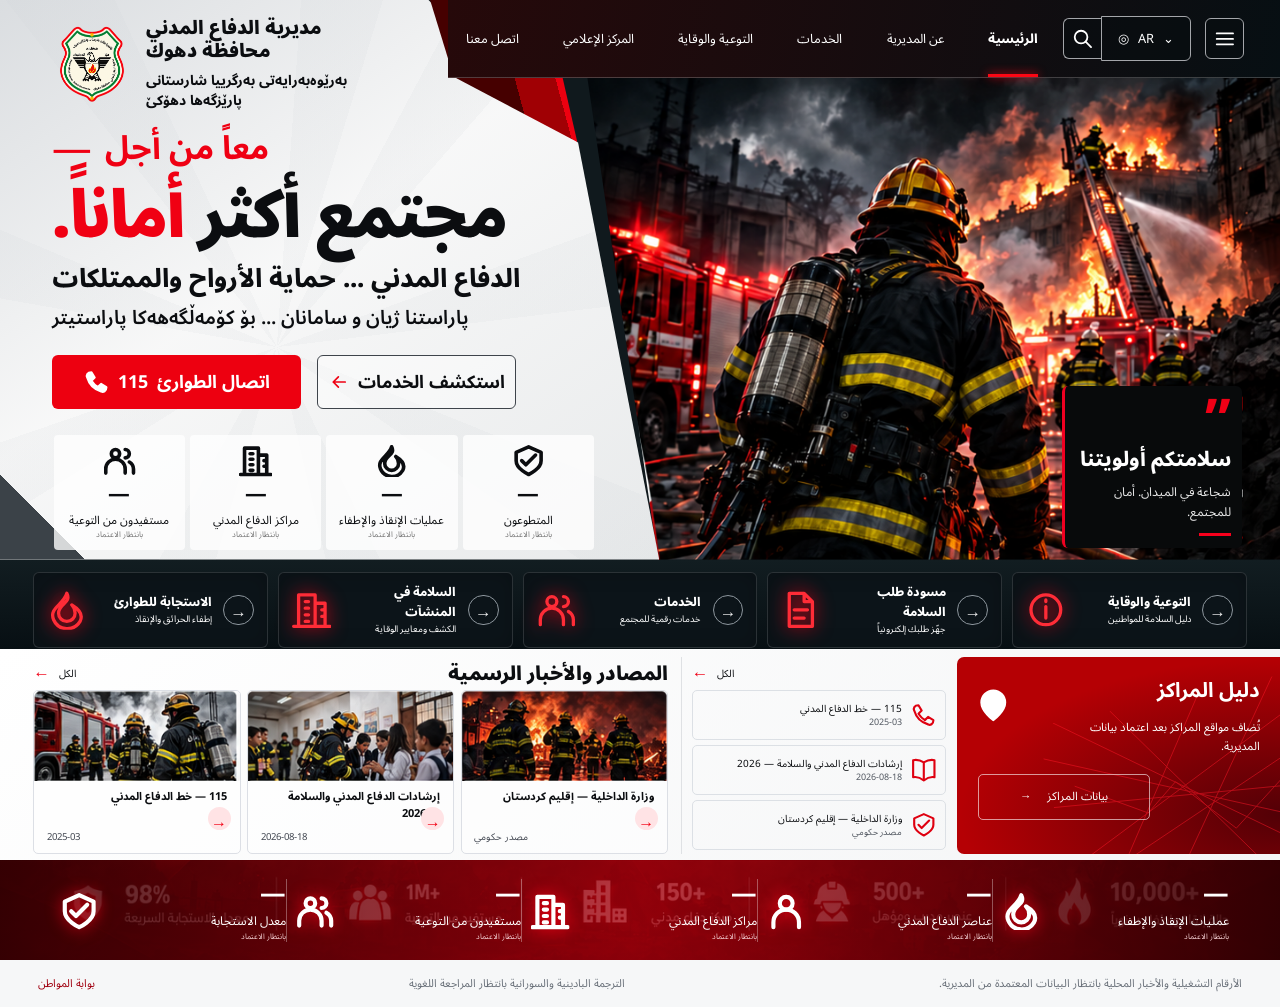
<file: index.html>
<!doctype html>
<html lang="ar" dir="rtl"><head><meta charset="utf-8"><meta name="viewport" content="width=device-width,initial-scale=1"><meta name="theme-color" content="#10181c"><title>الدفاع المدني — دهوك</title><link rel="icon" href="assets/civil-defense-logo.png"><link rel="stylesheet" href="home.css?v=advanced-20261015-1"><link rel="stylesheet" href="home-ux.css?v=advanced-20261015-1"><script defer src="locales.js"></script><script defer src="verified-content.js"></script><script defer src="home-copy.js"></script><script defer src="home.js?v=advanced-20261015-1"></script></head>
<body><a class="skip" href="#main" data-text="skip"></a><div class="page">
<header><a class="brand" href="index.html"><img src="assets/civil-defense-logo.png" alt="شعار الدفاع المدني في دهوك"><div><strong data-text="brand"></strong><strong data-text="duhok"></strong><small>بەرێوەبەرایەتی بەرگرییا شارستانی<br>پارێزگەها دهۆکێ</small></div></a><div class="nav-shell"><nav aria-label="Main navigation"><a href="portal.html#contact" data-text="contact"></a><a href="#resources" data-text="media"></a><a href="portal.html#awareness" data-text="awareness"></a><a href="portal.html#services" data-text="services"></a><a href="portal.html#about" data-text="about"></a><a class="active" href="index.html" data-text="home"></a></nav><div class="tools"><button id="search-open" aria-label="البحث" aria-haspopup="dialog" aria-keyshortcuts="Control+k Meta+k"><svg class="icon" aria-hidden="true"><use href="#i-search"/></svg></button><button id="language-open" aria-label="اللغة" aria-expanded="false" aria-controls="languages"><span>◎</span><span id="language-label">AR</span><span>⌄</span></button><button id="menu-open" aria-label="القائمة" aria-haspopup="dialog"><svg class="icon" aria-hidden="true"><use href="#i-menu"/></svg></button></div></div><div class="language-menu" id="languages" hidden><button data-lang="badini">بادینی — دهۆک</button><button data-lang="sorani">سۆرانی</button><button data-lang="ar">العربية</button><button data-lang="en">English</button></div></header>
<main id="main"><section class="hero"><div class="field-photo" role="img" aria-label="مشهد توضيحي للدفاع المدني"></div><div class="white-panel"></div><div class="hero-copy"><div class="kicker"><span>—</span><span data-text="hero1"></span></div><h1><span data-text="hero2"></span> <em data-text="hero3"></em></h1><h2 data-text="protection"></h2><p class="kurdish-line">پاراستنا ژیان و سامانان ... بۆ کۆمەڵگەهەکا پاراستیتر</p><div class="hero-actions"><a class="emergency" href="tel:115"><svg class="icon" aria-hidden="true"><use href="#i-phone"/></svg><b>115</b><span data-text="emergency"></span></a><a class="explore" href="portal.html#services"><svg class="icon" aria-hidden="true"><use href="#i-arrow"/></svg><span data-text="explore"></span></a></div><div class="hero-stats"><div class="stat"><svg class="icon" aria-hidden="true"><use href="#i-users"/></svg><b>—</b><span data-text="beneficiaries"></span><small data-text="pending"></small></div><div class="stat"><svg class="icon" aria-hidden="true"><use href="#i-building"/></svg><b>—</b><span data-text="centerCount"></span><small data-text="pending"></small></div><div class="stat"><svg class="icon" aria-hidden="true"><use href="#i-fire"/></svg><b>—</b><span data-text="rescueCount"></span><small data-text="pending"></small></div><div class="stat"><svg class="icon" aria-hidden="true"><use href="#i-shield"/></svg><b>—</b><span data-text="volunteers"></span><small data-text="pending"></small></div></div></div><div class="field-quote"><b>”</b><strong data-text="priority"></strong><small data-text="heroCaption"></small><i></i></div></section>
<section class="service-strip" aria-label="Services"><a href="tel:115"><svg class="icon" aria-hidden="true"><use href="#i-fire"/></svg><span><strong data-text="response"></strong><small data-text="responseDesc"></small></span><i>→</i></a><a href="portal.html#services"><svg class="icon" aria-hidden="true"><use href="#i-building"/></svg><span><strong data-text="facility"></strong><small data-text="facilityDesc"></small></span><i>→</i></a><a href="portal.html#services"><svg class="icon" aria-hidden="true"><use href="#i-users"/></svg><span><strong data-text="services"></strong><small data-text="servicesDescShort"></small></span><i>→</i></a><a href="portal.html#services"><svg class="icon" aria-hidden="true"><use href="#i-document"/></svg><span><strong data-text="quick1"></strong><small data-text="quick1desc"></small></span><i>→</i></a><a href="portal.html#awareness"><svg class="icon" aria-hidden="true"><use href="#i-info"/></svg><span><strong data-text="awareness"></strong><small data-text="awarenessDescShort"></small></span><i>→</i></a></section>
<section class="information" id="resources"><div class="news-block"><div class="section-top"><a href="portal.html#awareness"><span>←</span><span data-text="all"></span></a><h2 data-text="officialResources"></h2></div><div id="news-cards" class="news-cards"></div></div><div class="notices-block"><div class="section-top"><a href="portal.html#awareness"><span>←</span><span data-text="all"></span></a></div><div id="notices" class="notices"></div></div><div class="center-card"><svg class="icon" aria-hidden="true"><use href="#i-pin"/></svg><h2 data-text="quick3"></h2><p data-text="centersPending"></p><a href="portal.html#centers"><span>→</span><span data-text="centerDetails"></span></a><svg class="map-lines" viewBox="0 0 350 240" aria-hidden="true"><g fill="none" stroke="currentColor"><path d="M0 40 350 200M0 180 350 20M30 240 200 0M110 240 290 0M0 100 350 140M90 0 250 240M0 210 350 70M20 0 330 240"/><path d="m30 80 80 50 40-30 60 70 70-50 60 50"/></g></svg></div></section>
<section class="bottom-stats"><div class="stat"><svg class="icon" aria-hidden="true"><use href="#i-shield"/></svg><b>—</b><span data-text="responseRate"></span><small data-text="pending"></small></div><div class="stat"><svg class="icon" aria-hidden="true"><use href="#i-users"/></svg><b>—</b><span data-text="beneficiaries"></span><small data-text="pending"></small></div><div class="stat"><svg class="icon" aria-hidden="true"><use href="#i-building"/></svg><b>—</b><span data-text="centerCount"></span><small data-text="pending"></small></div><div class="stat"><svg class="icon" aria-hidden="true"><use href="#i-user"/></svg><b>—</b><span data-text="staff"></span><small data-text="pending"></small></div><div class="stat"><svg class="icon" aria-hidden="true"><use href="#i-fire"/></svg><b>—</b><span data-text="rescueCount"></span><small data-text="pending"></small></div></section>
</main><footer><span data-text="dataNotice"></span><span data-text="translationNote"></span><a href="account.html" data-text="portal"></a></footer></div><button id="back-to-top" type="button" hidden aria-label="العودة إلى أعلى الصفحة">↑</button><dialog id="home-dialog" aria-labelledby="home-dialog-title"><button id="dialog-close" aria-label="إغلاق">×</button><div id="dialog-content"></div></dialog><svg class="svg-library" xmlns="http://www.w3.org/2000/svg"><symbol id="i-arrow" viewBox="0 0 24 24"><path d="M19 12H5m6-6-6 6 6 6"/></symbol><symbol id="i-phone" viewBox="0 0 24 24"><path d="m7 3 3 5-3 3c2 3 3 4 6 6l3-3 5 3c0 4-3 5-5 4C9 19 5 15 3 8 2 6 3 3 7 3Z"/></symbol><symbol id="i-search" viewBox="0 0 24 24"><circle cx="10" cy="10" r="7"/><path d="m15 15 6 6"/></symbol><symbol id="i-user" viewBox="0 0 24 24"><circle cx="12" cy="7" r="4"/><path d="M4 22v-3a8 8 0 0 1 16 0v3"/></symbol><symbol id="i-users" viewBox="0 0 24 24"><circle cx="9" cy="7" r="3"/><path d="M2 21v-3a7 7 0 0 1 14 0v3m0-17a3 3 0 0 1 0 6m3 3a6 6 0 0 1 3 5v3"/></symbol><symbol id="i-document" viewBox="0 0 24 24"><path d="M14 2H5v20h14V7Zm0 0v5h5M8 12h8m-8 5h6"/></symbol><symbol id="i-track" viewBox="0 0 24 24"><rect x="3" y="4" width="18" height="17" rx="2"/><path d="M8 2v4m8-4v4M7 12l3 3 7-7"/></symbol><symbol id="i-pin" viewBox="0 0 24 24"><path d="M20 10c0 6-8 12-8 12S4 16 4 10a8 8 0 0 1 16 0Z"/><circle cx="12" cy="10" r="3"/></symbol><symbol id="i-shield" viewBox="0 0 24 24"><path d="m12 2 9 4v6c0 6-9 10-9 10S3 18 3 12V6Zm-5 10 3 3 7-7"/></symbol><symbol id="i-check" viewBox="0 0 24 24"><circle cx="12" cy="12" r="9"/><path d="m7 12 3 3 7-7"/></symbol><symbol id="i-info" viewBox="0 0 24 24"><circle cx="12" cy="12" r="9"/><path d="M12 10v7m0-11v1"/></symbol><symbol id="i-fire" viewBox="0 0 24 24"><path d="M12 2c3 6-5 6-5 12a5 5 0 0 0 10 0c0-2-1-4-2-5 5 3 7 6 5 10a9 9 0 0 1-16-1C1 11 10 9 12 2Z"/></symbol><symbol id="i-building" viewBox="0 0 24 24"><path d="M4 22V3h10v19m0-14h6v14M1 22h22M8 7h2m-2 4h2m-2 4h2m-2 4h2m9-7h-1m1 4h-1"/></symbol><symbol id="i-menu" viewBox="0 0 24 24"><path d="M3 6h18M3 12h18M3 18h18"/></symbol><symbol id="i-book" viewBox="0 0 24 24"><path d="M12 5v17M12 5C7 2 2 3 2 3v16s5-1 10 3c5-4 10-3 10-3V3s-5-1-10 2Z"/></symbol></svg>
</body></html>
</file>
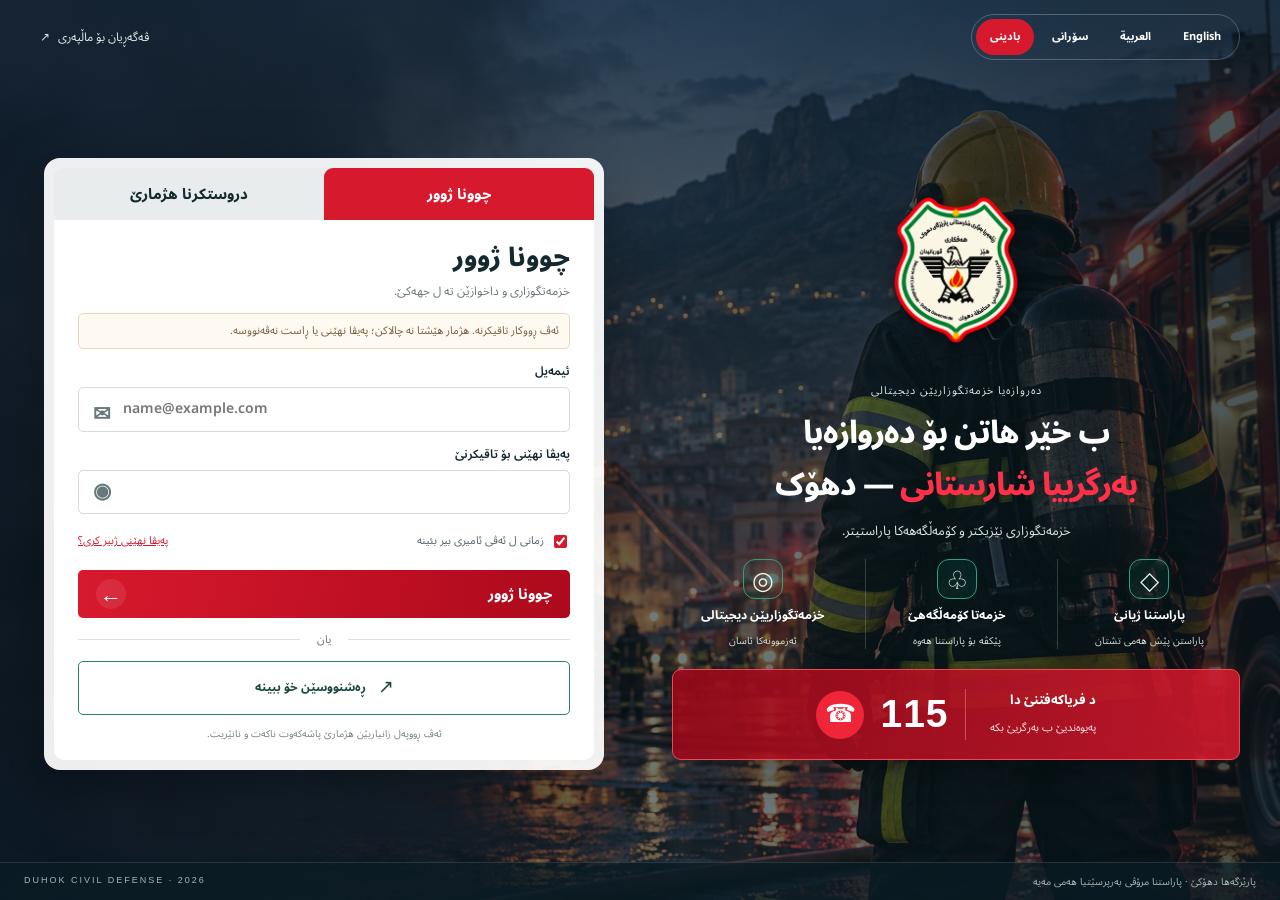
<file: account.html>
<!doctype html>
<html lang="ar" dir="rtl"><head><meta charset="utf-8"><meta name="viewport" content="width=device-width,initial-scale=1"><meta name="theme-color" content="#14292f"><meta name="description" content="بوابة حساب المواطن لخدمات الدفاع المدني في دهوك — نسخة تطويرية."><title>بوابة المواطن — الدفاع المدني دهوك</title><link rel="icon" type="image/png" href="assets/civil-defense-logo.png"><link rel="stylesheet" href="styles.css"><link rel="stylesheet" href="institutional.css"><link rel="stylesheet" href="four-languages.css?v=four-20261014"><script src="locales.js?v=four-20261014" defer></script><script src="account.js?v=unified-20261014-2" defer></script><link rel="stylesheet" href="account-fit.css?v=unified-20261014-2"></head>
<body class="account-page"><div class="account-background"></div><div class="account-overlay"></div><header class="account-header"><a class="account-back" href="index.html?design=reference"><span>↗</span><span data-copy="home">العودة إلى الموقع</span></a><div class="account-languages" aria-label="Language"><button data-language="badini" aria-pressed="false">بادینی</button><button data-language="sorani" aria-pressed="false">سۆرانی</button><button data-language="ar" aria-pressed="false">العربية</button><button data-language="en" aria-pressed="false">English</button></div></header>
<main class="account-layout"><section class="account-branding"><img src="assets/civil-defense-logo.png" alt="شعار الدفاع المدني في دهوك"><span class="account-eyebrow" data-copy="kicker">بوابة الخدمات الرقمية</span><h1><span data-copy="welcome">أهلاً بكم في بوابة</span><br><em data-copy="brand">الدفاع المدني</em><span data-copy="location"> — دهوك</span></h1><p data-copy="description">خدمات أقرب، تجربة أوضح، ومجتمع أكثر أماناً.</p><div class="account-values"><div><span>◇</span><strong data-copy="value1">حماية الأرواح</strong><small data-copy="value1desc">السلامة أولاً</small></div><div><span>♧</span><strong data-copy="value2">خدمة المجتمع</strong><small data-copy="value2desc">معاً من أجل سلامتكم</small></div><div><span>◎</span><strong data-copy="value3">خدمات رقمية</strong><small data-copy="value3desc">تجربة سهلة وواضحة</small></div></div><a class="account-emergency" href="tel:115"><span class="account-call">☎</span><b dir="ltr">115</b><span><strong data-copy="emergencyTitle">في حالات الطوارئ</strong><small data-copy="emergencyDesc">اتصل مباشرة بالدفاع المدني</small></span></a></section>
<section class="account-card" aria-labelledby="form-title"><div class="account-tabs" role="tablist" aria-label="Account"><button id="login-tab" role="tab" aria-selected="true" aria-controls="account-panel" data-tab="login" data-copy="login">تسجيل الدخول</button><button id="signup-tab" role="tab" aria-selected="false" aria-controls="account-panel" data-tab="signup" data-copy="signup">إنشاء حساب</button></div><div id="account-panel" role="tabpanel" aria-labelledby="login-tab"><h2 id="form-title" data-copy="login">تسجيل الدخول</h2><p class="account-subtitle" id="form-description" data-copy="loginDesc">الوصول إلى خدماتك وطلباتك في مكان واحد.</p><div class="account-notice" data-copy="notice">معاينة لواجهة الحساب. التسجيل والدخول لم يُفعّلا بعد؛ لا تُدخل كلمة مرور حقيقية.</div><form id="account-form"><label class="field signup-only" hidden><span data-copy="name">الاسم الكامل</span><input id="account-name" name="name" autocomplete="name" maxlength="100" minlength="2"></label><label class="field"><span data-copy="email">البريد الإلكتروني</span><div class="account-input"><input id="account-email" type="email" name="email" autocomplete="username" placeholder="name@example.com" required maxlength="150"><span aria-hidden="true">✉</span></div></label><label class="field"><span data-copy="password">كلمة مرور تجريبية</span><div class="account-input"><input id="account-password" type="password" name="password" autocomplete="off" minlength="8" maxlength="100" required><button id="password-toggle" type="button" aria-label="إظهار كلمة المرور" aria-pressed="false">◉</button></div></label><label class="field signup-only" hidden><span data-copy="confirmPassword"></span><div class="account-input"><input id="account-confirm" type="password" autocomplete="off" minlength="8" maxlength="100"></div></label><div class="account-help signup-only" hidden><span data-copy="passwordHelp"></span><div class="password-meter" id="password-meter" data-level="0" aria-hidden="true"><span></span><span></span><span></span></div></div><div class="account-form-options"><label><input type="checkbox" id="remember-language" checked><span data-copy="remember">تذكر اللغة على هذا الجهاز</span></label><button type="button" id="forgot-password" data-copy="forgot">نسيت كلمة المرور؟</button></div><button class="button red account-submit" id="account-submit" type="submit"><span data-copy="login">تسجيل الدخول</span><span>←</span></button><p id="account-message" role="status" aria-live="polite"></p></form><div class="account-or"><span></span><span data-copy="or">أو</span><span></span></div><a class="account-drafts" href="portal.html?portal=drafts"><span>↗</span><strong data-copy="drafts">استعرض مسوداتك المحلية</strong></a><p class="account-privacy" data-copy="privacy">هذه الصفحة لا ترسل أو تحفظ بيانات الدخول.</p></div></section></main>
<footer class="account-footer"><span data-copy="footer">محافظة دهوك · سلامة الإنسان مسؤوليتنا جميعاً</span><span dir="ltr">DUHOK CIVIL DEFENSE · 2026</span></footer></body></html>
</file>
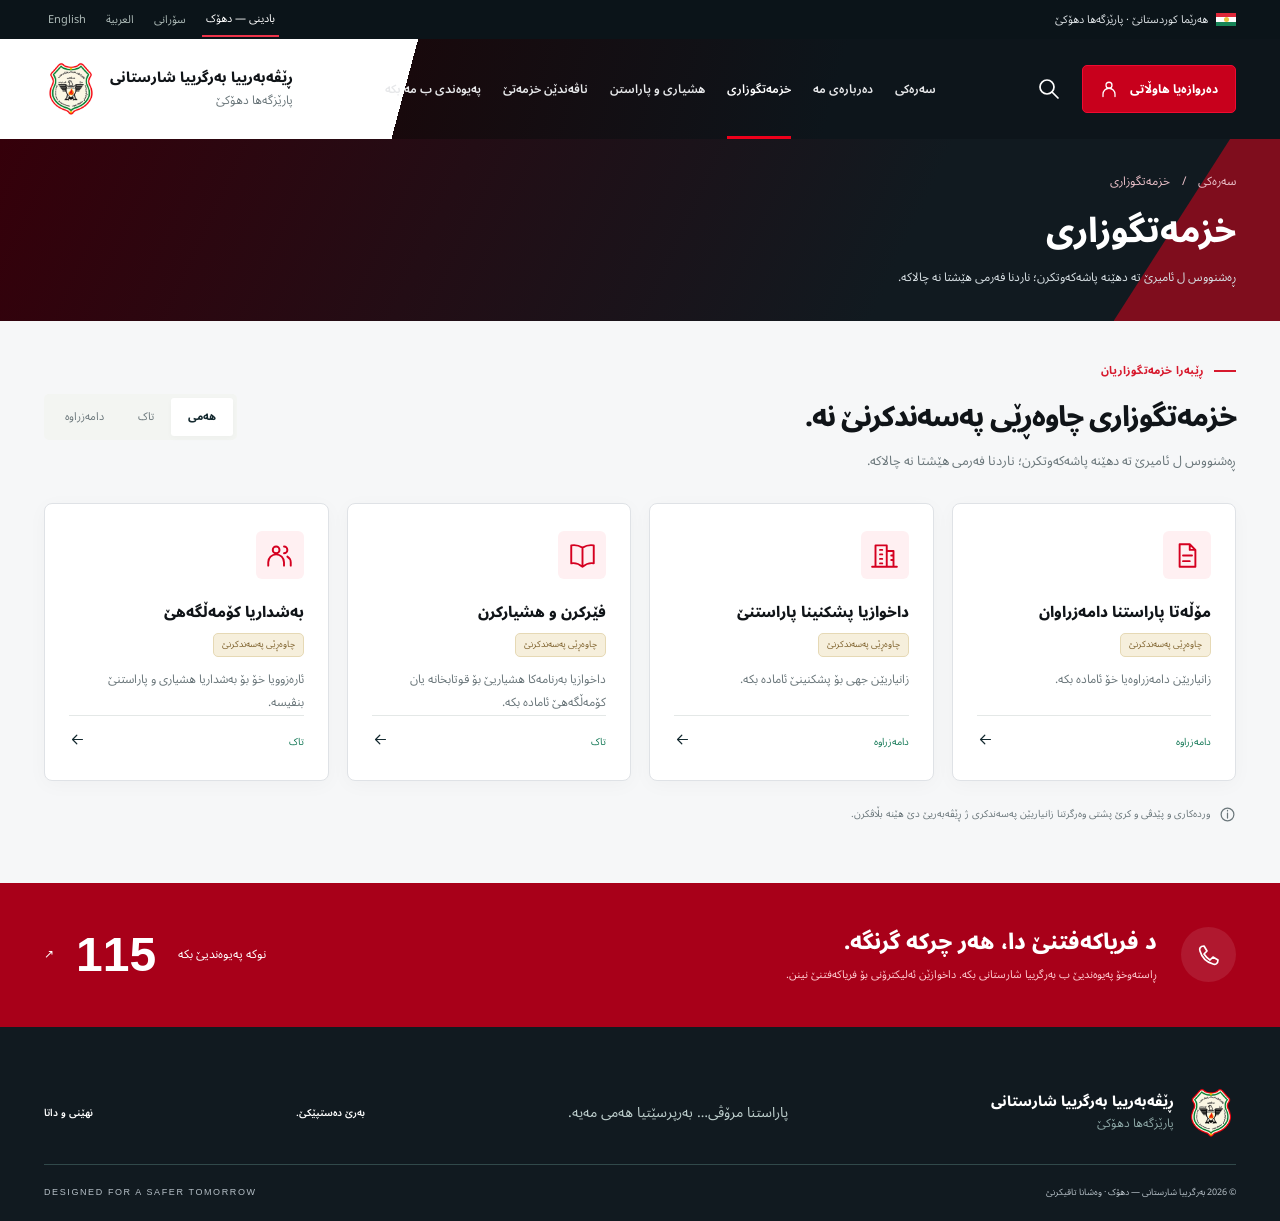
<file: portal.html>
<!doctype html>
<html lang="ar" dir="rtl">
<head>
<meta charset="utf-8"><meta name="viewport" content="width=device-width,initial-scale=1">
<meta name="theme-color" content="#13242a"><meta name="description" content="بوابة الدفاع المدني في دهوك: خدمات السلامة والوقاية والتوعية المجتمعية.">
<title>الدفاع المدني — محافظة دهوك</title>
<link rel="icon" type="image/png" href="assets/civil-defense-logo.png">
<link rel="stylesheet" href="styles.css"><link rel="stylesheet" href="institutional.css"><link rel="stylesheet" href="four-languages.css?v=four-20261014"><script src="locales.js?v=four-20261014" defer></script><script src="verified-content.js?v=four-20261014" defer></script><script src="app.js?v=advanced-20261015-1" defer></script>
<link rel="stylesheet" href="interior.css?v=unified-20261014-2"><script defer src="interior.js?v=unified-20261014-2"></script></head>
<body class="interior-page">
<a class="skip" href="#main" data-i18n="skip">انتقل إلى المحتوى</a>
<div class="utility"><div class="wrap utility-inner"><span class="region"><span class="flag" aria-hidden="true"></span><span data-i18n="region">إقليم كردستان العراق · محافظة دهوك</span></span><span class="preview-label" data-i18n="preview">نسخة تطويرية · الخدمات الإلكترونية قيد التجهيز</span><div class="languages" aria-label="Language"><button data-lang="badini" aria-pressed="false">بادینی — دهۆک</button><button data-lang="sorani" aria-pressed="false">سۆرانی</button><button data-lang="ar" aria-pressed="false">العربية</button><button data-lang="en" aria-pressed="false">English</button></div></div></div>
<header class="header"><div class="wrap header-inner">
<a href="index.html" class="brand"><img src="assets/civil-defense-logo.png" alt="شعار الدفاع المدني في دهوك" width="54" height="64"><span><strong data-i18n="brand">مديرية الدفاع المدني</strong><small data-i18n="duhok">محافظة دهوك</small></span></a>
<nav id="nav" aria-label="Main navigation"><a class="active" href="index.html" data-i18n="home">الرئيسية</a><a href="#about" data-i18n="about">عن المديرية</a><a href="#services" data-i18n="services">الخدمات</a><a href="#awareness" data-i18n="awareness">التوعية والوقاية</a><a href="#centers" data-i18n="centers">مراكز الخدمة</a><a href="#contact" data-direct-copy="contactTitle"></a></nav>
<div class="header-actions"><button class="icon-button" id="search-open" aria-label="البحث" title="البحث"><svg class="icon"><use href="#i-search"/></svg></button><a class="button portal-button" href="account.html"><svg class="icon"><use href="#i-user"/></svg><span data-i18n="portal">بوابة المواطن</span></a><button id="menu-toggle" class="icon-button mobile-menu" aria-expanded="false" aria-controls="nav" aria-label="القائمة"><svg class="icon"><use href="#i-menu"/></svg></button></div>
</div></header>
<main id="main"><section class="interior-banner"><div class="wrap"><div class="breadcrumbs"><a href="index.html" data-i18n="home"></a><span aria-hidden="true">/</span><span id="route-current"></span></div><h1 id="route-title"></h1><p id="route-description"></p></div></section>
<div hidden aria-hidden="true"><div class="hero-image"></div><div class="hero-copy"></div></div>

<div class="translation-review wrap" data-i18n="translationNote"></div><section data-route="services" id="services" class="section wrap"><div class="section-heading"><div><div class="eyebrow"><span></span><span data-i18n="servicesKicker">خدماتنا بين يديك</span></div><h2 data-i18n="servicesTitle">خطوة أقرب إلى السلامة.</h2><p data-i18n="servicesDesc">خدمات واضحة للأفراد والمنشآت، من الاستعداد إلى الوقاية.</p></div><div class="filters" role="group" aria-label="Service categories"><button class="selected" data-filter="all" data-i18n="all">الكل</button><button data-filter="citizen" data-i18n="citizens">الأفراد</button><button data-filter="business" data-i18n="businesses">المنشآت</button></div></div><div id="service-grid" class="service-grid"></div><div class="service-note"><svg class="icon"><use href="#i-info"/></svg><span data-i18n="serviceNote">يمكنك تجهيز وحفظ مسودات الطلبات الآن. التقديم الرسمي يتاح بعد تفعيل الخدمة من الجهة المختصة.</span></div></section>
<section data-route="about" id="about" class="about-section"><div class="wrap about-grid"><div class="about-visual"><div class="contour"></div><svg class="about-shield"><use href="#i-shield"/></svg><div class="about-coordinate" dir="ltr"><span>DUHOK · KURDISTAN</span></div><div class="about-tag"><span class="status-dot"></span><span data-i18n="aboutTag">الإنسان أولاً</span></div></div><div class="about-copy"><div class="eyebrow"><span></span><span data-i18n="aboutKicker">رسالة تتجاوز الواجب</span></div><h2 data-i18n="aboutTitle">نحمي اليوم.<br>ونستعد للغد.</h2><p data-i18n="aboutDesc">تجمع هذه البوابة خدمات الدفاع المدني ومعلومات الوقاية في تجربة واحدة، لتسهيل الوصول إلى المعلومة وتعزيز المشاركة في سلامة المجتمع.</p><div class="values"><div><svg class="icon"><use href="#i-shield"/></svg><strong data-i18n="value1">حماية الحياة</strong><small data-i18n="value1desc">الأولوية في كل استجابة</small></div><div><svg class="icon"><use href="#i-users"/></svg><strong data-i18n="value2">شراكة المجتمع</strong><small data-i18n="value2desc">السلامة مسؤولية مشتركة</small></div><div><svg class="icon"><use href="#i-check"/></svg><strong data-i18n="value3">جاهزية مستمرة</strong><small data-i18n="value3desc">وقاية وتوعية واستعداد</small></div></div></div></div></section>
<section data-route="awareness" id="awareness" class="section wrap"><div class="section-heading"><div><div class="eyebrow"><span></span><span data-i18n="awarenessKicker">المعرفة أول خطوات الوقاية</span></div><h2 data-i18n="awarenessTitle">ثقافة سلامة. لحياة أفضل.</h2></div><a class="text-link" href="https://gov.krd/dmi-en/publications/news-service/" target="_blank" rel="noopener noreferrer"><span data-i18n="officialGuide">المصدر الحكومي</span><svg class="icon arrow"><use href="#i-arrow"/></svg></a></div><div class="awareness-grid" id="awareness-grid"></div></section>
<section data-route="centers" id="centers" class="wrap center-section"><div class="center-copy"><div class="eyebrow light"><span></span><span data-i18n="centerKicker">خدمات قريبة منك</span></div><h2 data-i18n="centerTitle">منطقتك. نقطة البداية.</h2><p data-i18n="centerDesc">اختر منطقتك للبحث عن مراكز الدفاع المدني على الخرائط. نتائج الخرائط خارجية، ويُنصح بالتأكد من بيانات المركز قبل الزيارة.</p><div class="center-controls" hidden><label class="sr-only" for="district" data-i18n="district">المنطقة</label><select id="district"></select><a id="map-link" class="button red" target="_blank" rel="noopener noreferrer"><span data-i18n="openMap">مصدر رسمي</span></a></div></div><div class="map-art" aria-hidden="true"><svg viewBox="0 0 550 330"><g fill="none" stroke="#647c75" stroke-width="1" opacity=".28"><path d="M-50 50 600 270M0 180 500 10M30 330 420 0M200 350 510 20M-30 240 600 90M-10 300 600 160M50-20 390 350M230-30 500 330"/><path d="m60 110 110 40 40-75 100 45 30 80-150 80-150-100Z"/></g><path d="m30 300 100-80 110 20 60-100 100 20 120-100" fill="none" stroke="#91a69e" stroke-width="5" opacity=".35"/><circle cx="290" cy="163" r="70" fill="none" stroke="#e84c59" opacity=".18"/><circle cx="290" cy="163" r="45" fill="none" stroke="#e84c59" opacity=".4"/><circle cx="290" cy="163" r="22" fill="#d7192d"/><path d="M290 150a9 9 0 0 0-9 9c0 7 9 15 9 15s9-8 9-15a9 9 0 0 0-9-9Z" fill="white"/><circle cx="290" cy="158" r="3" fill="#d7192d"/><g fill="#91a69e" font-family="sans-serif" font-size="12"><text x="310" y="200">DUHOK</text><text x="100" y="80">ZAKHO</text><text x="425" y="100">AMEDI</text><text x="150" y="285">SEMEL</text></g></svg><div class="map-label" data-i18n="mapIllustration">مخطط توضيحي للمنطقة</div></div></section>
<section data-route="faq" id="faq" class="faq-section wrap section"><div><div class="eyebrow"><span></span><span data-i18n="faqKicker">إجابات تساعدك</span></div><h2 data-i18n="faqTitle">قبل أن تبدأ.</h2><p data-i18n="faqDesc">كل ما تحتاج معرفته عن استخدام البوابة.</p></div><div id="faq-list"></div></section>
<section data-route="contact" id="contact" class="section wrap"><div class="contact-grid"><article class="contact-card"><h2 data-direct-copy="contactEmergency"></h2><a class="phone-number" href="tel:115" dir="ltr">115</a><p data-i18n="emergencyDesc"></p></article><article class="contact-card"><h2 data-direct-copy="officialSite"></h2><p data-direct-copy="officialContactDesc"></p><a href="https://gov.krd/moi-en/" target="_blank" rel="noopener noreferrer" data-i18n="officialGuide"></a></article><article class="contact-card"><h2 data-direct-copy="directorateDetails"></h2><p data-direct-copy="contactPending"></p><button id="route-services" class="button red" data-i18n="services"></button></article></div></section><section class="emergency-strip"><div class="wrap"><div class="emergency-icon"><svg class="icon"><use href="#i-phone"/></svg></div><div><h2 data-i18n="emergencyTitle">في الطوارئ، كل ثانية مهمة.</h2><p data-i18n="emergencyDesc">اتصل مباشرة بالدفاع المدني. الطلبات الإلكترونية ليست للإبلاغ عن الحالات الطارئة.</p></div><a href="tel:115"><span data-i18n="callNow">اتصل الآن</span><strong dir="ltr">115</strong><span>↗</span></a></div></section>
</main>
<footer><div class="wrap footer-main"><a href="index.html" class="brand"><img src="assets/civil-defense-logo.png" alt="" width="50" height="58"><span><strong data-i18n="brand">مديرية الدفاع المدني</strong><small data-i18n="duhok">محافظة دهوك</small></span></a><p data-i18n="footerSlogan">سلامة الإنسان… مسؤوليتنا جميعاً.</p><a class="text-link" href="#faq" data-i18n="faqTitle"></a><button class="text-link" data-action="privacy" data-i18n="privacy">الخصوصية والبيانات</button></div><div class="wrap footer-bottom"><span data-i18n="copyright">© 2026 بوابة الدفاع المدني — دهوك · نموذج تطويري</span><span dir="ltr">DESIGNED FOR A SAFER TOMORROW</span></div></footer>
<dialog id="dialog" aria-labelledby="dialog-title"><div class="dialog-top"><span class="eyebrow" data-i18n="digitalPortal">البوابة الرقمية</span><button class="icon-button" id="dialog-close" aria-label="إغلاق">×</button></div><div id="dialog-content"></div></dialog><div id="toast" role="status" aria-live="polite"></div>
<svg class="svg-library" xmlns="http://www.w3.org/2000/svg"><symbol id="i-arrow" viewBox="0 0 24 24"><path d="M19 12H5m6-6-6 6 6 6"/></symbol><symbol id="i-phone" viewBox="0 0 24 24"><path d="m7 3 3 5-3 3c2 3 3 4 6 6l3-3 5 3c0 4-3 5-5 4C9 19 5 15 3 8 2 6 3 3 7 3Z"/></symbol><symbol id="i-search" viewBox="0 0 24 24"><circle cx="10" cy="10" r="7"/><path d="m15 15 6 6"/></symbol><symbol id="i-user" viewBox="0 0 24 24"><circle cx="12" cy="7" r="4"/><path d="M4 22v-3a8 8 0 0 1 16 0v3"/></symbol><symbol id="i-users" viewBox="0 0 24 24"><circle cx="9" cy="7" r="3"/><path d="M2 21v-3a7 7 0 0 1 14 0v3m0-17a3 3 0 0 1 0 6m3 3a6 6 0 0 1 3 5v3"/></symbol><symbol id="i-document" viewBox="0 0 24 24"><path d="M14 2H5v20h14V7Zm0 0v5h5M8 12h8m-8 5h6"/></symbol><symbol id="i-track" viewBox="0 0 24 24"><rect x="3" y="4" width="18" height="17" rx="2"/><path d="M8 2v4m8-4v4M7 12l3 3 7-7"/></symbol><symbol id="i-pin" viewBox="0 0 24 24"><path d="M20 10c0 6-8 12-8 12S4 16 4 10a8 8 0 0 1 16 0Z"/><circle cx="12" cy="10" r="3"/></symbol><symbol id="i-shield" viewBox="0 0 24 24"><path d="m12 2 9 4v6c0 6-9 10-9 10S3 18 3 12V6Zm-5 10 3 3 7-7"/></symbol><symbol id="i-check" viewBox="0 0 24 24"><circle cx="12" cy="12" r="9"/><path d="m7 12 3 3 7-7"/></symbol><symbol id="i-info" viewBox="0 0 24 24"><circle cx="12" cy="12" r="9"/><path d="M12 10v7m0-11v1"/></symbol><symbol id="i-fire" viewBox="0 0 24 24"><path d="M12 2c3 6-5 6-5 12a5 5 0 0 0 10 0c0-2-1-4-2-5 5 3 7 6 5 10a9 9 0 0 1-16-1C1 11 10 9 12 2Z"/></symbol><symbol id="i-building" viewBox="0 0 24 24"><path d="M4 22V3h10v19m0-14h6v14M1 22h22M8 7h2m-2 4h2m-2 4h2m-2 4h2m9-7h-1m1 4h-1"/></symbol><symbol id="i-menu" viewBox="0 0 24 24"><path d="M3 6h18M3 12h18M3 18h18"/></symbol><symbol id="i-book" viewBox="0 0 24 24"><path d="M12 5v17M12 5C7 2 2 3 2 3v16s5-1 10 3c5-4 10-3 10-3V3s-5-1-10 2Z"/></symbol></svg>
</body></html>
</file>
<file: home.css>
@import url('https://fonts.googleapis.com/css2?family=Noto+Sans+Arabic:wght@400;500;600;700;800;900&display=swap');
*{box-sizing:border-box}body{margin:0;background:#fff;color:#0b0d10;font-family:'Noto Sans Arabic',sans-serif}a{color:inherit;text-decoration:none}button,input{font:inherit}button,a{touch-action:manipulation}button{cursor:pointer}button:focus-visible,a:focus-visible{outline:3px solid #ffbe3d;outline-offset:4px}[hidden]{display:none!important}.page{width:100%;container-type:inline-size}.icon{width:24px;height:24px;fill:none;stroke:currentColor;stroke-width:2;stroke-linecap:round;stroke-linejoin:round}.svg-library{position:absolute;width:0;height:0;overflow:hidden}.skip{position:fixed;top:-80px;background:#fff;z-index:20;padding:10px}.skip:focus{top:0}
header{position:absolute;inset:0 0 auto;height:8.5cqw;z-index:5;direction:ltr;display:flex;align-items:flex-start;justify-content:space-between}.brand{display:flex;align-items:center;gap:1.1cqw;width:33.8%;padding:1.3cqw 4.1cqw;direction:ltr}.brand img{width:5.8cqw;height:7.1cqw;object-fit:contain}.brand div{direction:rtl;text-align:left;line-height:1.28;white-space:nowrap}.brand strong{display:block;font-size:1.45cqw;font-weight:900}.brand small{display:block;font-size:1.08cqw;font-weight:700;margin-top:.5cqw}.nav-shell{display:flex;align-items:center;width:65%;height:6.1cqw;padding:0 2.8cqw 0 1.4cqw;color:#fff;background:linear-gradient(100deg,rgba(20,0,0,.8),rgba(0,7,10,.9));border-bottom:1px solid #ffffff35;gap:2cqw}.nav-shell nav{display:flex;flex:1;justify-content:space-between;align-items:stretch;height:100%;gap:1.3cqw;direction:ltr}.nav-shell nav a{font-size:1cqw;white-space:nowrap;display:flex;align-items:center;position:relative}.nav-shell nav .active{font-weight:800}.active:after{content:'';position:absolute;bottom:0;left:0;right:0;background:#fc0714;height:3px;box-shadow:0 0 10px #fa0015}.tools{display:flex;align-items:center;gap:1.1cqw}.tools button{border:1px solid #a4a6aa;border-radius:6px;background:#080d1099;color:white;min-height:3.2cqw;display:flex;align-items:center;justify-content:center;gap:.7cqw;padding:.6cqw;font-size:1cqw}.tools .icon{width:1.7cqw;height:1.7cqw}#search-open{margin-right:-1.1cqw;border-right:0;border-radius:6px 0 0 6px}#language-open{border-radius:0 6px 6px 0;min-width:7cqw}.language-menu{position:absolute;right:5.5cqw;top:6cqw;background:#fff;box-shadow:0 10px 40px #0005;padding:8px;border-radius:8px;display:grid;min-width:210px}.language-menu button{border:0;background:white;padding:12px;text-align:start}.language-menu button[aria-pressed=true]{background:#fff0f0;color:#ce0010}
.hero{height:43.72cqw;position:relative;overflow:hidden;direction:ltr;background:#10191d}.field-photo{position:absolute;inset:0;background-image:url('assets/reference-home-clean.png');background-size:100cqw auto;background-position:0 0;background-repeat:no-repeat;clip-path:polygon(45% 0,100% 0,100% 100%,51.4% 100%)}.white-panel{position:absolute;inset:0 auto 0 0;width:51.5%;background:linear-gradient(145deg,#dadde0,#fffffff7 45%,#e8eaeb);clip-path:polygon(0 0,65% 0,87.7% 25.5%,100% 100%,0 100%)}.white-panel:before{content:'';position:absolute;inset:0;background:repeating-conic-gradient(from 28deg at 42% 62%,#ccd1d52e 0 13deg,transparent 13deg 42deg);opacity:.7}.white-panel:after{content:'';position:absolute;inset:auto -1px 0 0;height:34%;background:linear-gradient(45deg,#3b4248 0 10%,transparent 10% 88%,#e30012 88%);clip-path:polygon(0 0,12% 45%,100% 65%,100% 100%,0 100%)}.hero:before{content:'';position:absolute;top:0;left:33.6%;width:11.5%;height:11.1cqw;background:linear-gradient(75deg,#460000 0 55%,#a00004 55% 77%,#ed0010 77% 88%,#250002 88%);z-index:1;clip-path:polygon(0 0,78% 0,100% 100%,16% 54%)}.hero-copy{position:absolute;top:9.65cqw;left:4.1%;width:42.3%;text-align:left;direction:rtl}.kicker{display:flex;flex-direction:row-reverse;align-items:center;gap:1cqw;color:#ef0013;font-size:2.55cqw;font-weight:700;line-height:1.3}.kicker>span:first-child{font-size:3.1cqw;font-weight:400}h1{font-size:5.35cqw;line-height:1.45;letter-spacing:-.18cqw;margin:0;font-weight:900;white-space:nowrap}h1 em{color:#f00013;font-style:normal}h2{margin:0}.hero-copy h2{font-size:2cqw;line-height:1.7;font-weight:800;white-space:nowrap}.kurdish-line{font-size:1.52cqw;line-height:1.7;margin:.1cqw 0 1.6cqw;white-space:nowrap;font-weight:600}.hero-actions{display:flex;direction:ltr;gap:1.2cqw}.hero-actions a{height:4.25cqw;border-radius:6px;display:flex;align-items:center;justify-content:center;gap:.65cqw;font-size:1.4cqw;font-weight:700;white-space:nowrap}.emergency{background:#ed0010;color:#fff;width:19.45cqw}.emergency .icon{width:2cqw;height:2cqw;fill:white;stroke:white}.explore{border:1px solid #3e444b;width:15.6cqw;background:#ffffff66}.explore .icon{color:#ef0012;width:1.6cqw}.hero-stats{display:grid;grid-template-columns:repeat(4,1fr);gap:.4cqw;margin-top:2.25cqw;width:42.2cqw;direction:ltr}.stat{display:flex;flex-direction:column;align-items:center;justify-content:center;text-align:center;direction:rtl}.hero-stats .stat{height:9cqw;border-radius:4px;background:#ffffffc9;padding:.5cqw}.stat .icon{width:2.6cqw;height:2.6cqw;stroke-width:2.6}.stat b{font-size:1.7cqw;line-height:1.6}.stat span{font-size:.9cqw;line-height:1.55}.stat small{font-size:.62cqw;line-height:1.5;color:#777}.field-quote{position:absolute;right:3%;bottom:1.5cqw;width:11cqw;text-align:right;direction:rtl;background:linear-gradient(90deg,transparent,#050707b3);padding:.4cqw}.field-quote b{font-size:4.5cqw;color:#f00016;line-height:.8;display:block}.field-quote strong{display:block;font-size:1.7cqw;line-height:1.5;color:#fff;font-weight:800}.field-quote small{display:block;color:#e8e8e8;font-size:1.1cqw;line-height:1.65;margin:.5cqw 0}.field-quote i{display:block;width:2.5cqw;height:3px;background:#f7001c;margin:.8cqw 0 0 auto}
.service-strip{height:7cqw;background:linear-gradient(#121d21,#070f13);padding:1cqw 2.6cqw;display:grid;grid-template-columns:repeat(5,1fr);gap:.8cqw;direction:ltr}.service-strip>a{display:flex;align-items:center;gap:.9cqw;padding:.75cqw 1cqw;color:#fff;border:1px solid #ffffff20;border-radius:6px;background:#0c1419;direction:ltr;box-shadow:inset 0 0 20px #0003}.service-strip .icon{flex-shrink:0;width:3.1cqw;height:3.1cqw;color:#ff2c37;filter:drop-shadow(0 0 9px #e90015)}.service-strip span{text-align:right;direction:rtl;flex:1}.service-strip strong{display:block;font-size:.96cqw;font-weight:800;line-height:1.6}.service-strip small{display:block;font-size:.73cqw;line-height:1.6}.service-strip i{font-style:normal;border:1px solid #8d969d;width:2.4cqw;height:2.4cqw;border-radius:50%;display:grid;place-items:center;color:#eee;font-size:1.3cqw}
.information{height:16.5cqw;display:grid;grid-template-columns:52% 22% 26%;padding:.6cqw 0 .6cqw 2.6cqw;direction:ltr;background:linear-gradient(145deg,#fff,#f4f5f6)}.news-block{padding-right:1cqw;border-right:1px solid #dfe1e4}.section-top{height:2.6cqw;display:flex;justify-content:space-between;align-items:center;direction:ltr}.section-top h2{font-size:1.5cqw;font-weight:900}.section-top a{display:flex;align-items:center;gap:.7cqw;font-size:.8cqw}.section-top a>span:first-child{color:#f00016;font-size:1.3cqw}.news-cards{display:grid;grid-template-columns:repeat(3,1fr);gap:.5cqw}.news-card{border:1px solid #dcdfe5;border-radius:5px;background:#ffffffa3;overflow:hidden;direction:rtl;text-align:right;position:relative}.news-photo{height:7cqw;background-image:url('assets/reference-home.png');background-size:100cqw auto;background-repeat:no-repeat}.photo-0{background-position:-2.6cqw -53.9cqw}.photo-1{background-position:-18.9cqw -53.9cqw}.photo-2{background-position:-35.8cqw -53.9cqw}.news-card h3{font-size:.84cqw;line-height:1.6;margin:.55cqw 1cqw .35cqw;min-height:2.7cqw;padding-left:1.4cqw}.news-card time{display:block;font-size:.75cqw;direction:ltr;text-align:left;padding:0 1cqw .45cqw;color:#424751}.card-arrow{position:absolute;right:.7cqw;bottom:1.8cqw;display:grid;place-items:center;width:1.8cqw;height:1.8cqw;border-radius:50%;background:#ffe3e5;color:#f20014;direction:ltr}.notices-block{padding:0 .8cqw}.notices{display:grid;gap:.4cqw}.notice{display:flex;align-items:center;gap:.7cqw;direction:rtl;border:1px solid #dce0e5;border-radius:5px;padding:.65cqw;height:3.9cqw}.notice .icon{width:2cqw;height:2cqw;color:#df0010;flex-shrink:0}.notice span{font-size:.73cqw;line-height:1.5;flex:1}.notice small{display:block;font-size:.7cqw;color:#515760;direction:ltr;text-align:right}.center-card{overflow:hidden;position:relative;background:radial-gradient(at 100% 80%,#520006,#b50004 70%);color:white;border-radius:7px 0 0 7px;margin-left:.1cqw;padding:1.4cqw 1.6cqw;direction:rtl}.center-card>.icon{position:absolute;top:2.4cqw;left:1.5cqw;width:2.7cqw;height:2.7cqw;fill:white;stroke:#fff}.center-card h2{font-size:1.6cqw;line-height:1.6;position:relative;z-index:1}.center-card p{font-size:.9cqw;line-height:1.7;width:70%;position:relative;z-index:1;margin:.8cqw 0 1.3cqw}.center-card a{display:flex;direction:ltr;gap:1.2cqw;align-items:center;justify-content:center;border:1px solid #fff9;border-radius:5px;width:13.5cqw;height:3.6cqw;font-size:.9cqw;position:relative;z-index:1;margin-right:auto}.map-lines{position:absolute;width:90%;right:-20%;bottom:-20%;color:#ff1829;opacity:.55;transform:rotate(-12deg)}.bottom-stats{height:7.8cqw;background:linear-gradient(100deg,#370003d9,#a6000cc9,#350003e6),url('assets/reference-home.png') center bottom/100% auto;display:grid;grid-template-columns:repeat(5,1fr);direction:ltr;align-items:center;padding:1cqw 4cqw;color:white}.bottom-stats .stat{height:4.9cqw;position:relative;padding-left:4.8cqw;align-items:flex-start;text-align:left;border-right:1px solid #ffffff55}.bottom-stats .stat:last-child{border:0}.bottom-stats .icon{position:absolute;left:.7cqw;top:1cqw;width:3cqw;height:3cqw;filter:drop-shadow(0 0 8px #fb0014)}.bottom-stats .stat b{font-size:2cqw;line-height:1.3}.bottom-stats .stat span{font-size:.95cqw}.bottom-stats .stat small{color:#f4cfd3;font-size:.6cqw}footer{padding:12px 3%;display:flex;justify-content:space-between;gap:20px;font-size:11px;color:#697079;background:#f6f7f8}footer span{max-width:42%}footer a{white-space:nowrap;color:#a00010}dialog{border:0;border-radius:12px;max-width:600px;width:92%;padding:30px;box-shadow:0 30px 100px #0005}dialog::backdrop{background:#071015aa;backdrop-filter:blur(5px)}#dialog-close{float:left;border:0;background:#f3f4f5;font-size:28px;border-radius:50%;width:40px;height:40px}#dialog-content h2{font-size:23px;margin:0 40px 20px 0}#dialog-content input{width:100%;padding:14px;border:1px solid #a4abb4;border-radius:6px}.results{display:grid;gap:8px;margin-top:20px}.results a{padding:12px;border:1px solid #e0e3e8;border-radius:6px}.results a:hover{background:#fff1f2}.en .hero-copy{direction:ltr}.en h1{font-size:4.1cqw;white-space:normal;line-height:1.2;margin:.7cqw 0}.en .hero-copy h2{font-size:1.5cqw;white-space:normal}.en .brand div{direction:ltr}.en .brand strong{font-size:1.15cqw}.en .stat,.en .service-strip span,.en .center-card{direction:ltr}.en .service-strip span{text-align:left}.en .service-strip strong{font-size:.85cqw}.en .hero-actions a{font-size:1.05cqw}.en .news-card{text-align:left;direction:ltr}.en .field-quote{direction:ltr;text-align:right}.en .hero-copy .kicker{flex-direction:row}.en .nav-shell nav a{font-size:.85cqw}
.nav-shell{background:linear-gradient(100deg,#26090a,#070f13)}h1{font-size:5.05cqw;line-height:1.3}.hero-copy h2{line-height:1.6}.hero-stats{margin-top:2cqw}.field-quote{top:69%;bottom:2%;width:14%;background:#07090beF;padding:1cqw .8cqw}.field-quote strong{font-size:1.6cqw}.field-quote small{font-size:.96cqw}.hero-stats .stat{height:9cqw}.brand img{width:6.2cqw;height:7.1cqw}
@media(min-width:1800px){.page{max-width:1800px;margin:auto}header{position:relative;height:0}.brand{padding:20px 60px}.brand img{width:100px;height:125px}}
@media(max-width:800px){header{position:relative;height:105px;background:#f7f7f7;align-items:center}.brand{width:72%;padding:10px 18px;gap:12px}.brand img{width:55px;height:70px}.brand strong{font-size:15px}.brand small{font-size:10px}.nav-shell{width:auto;background:none;border:0;padding:0 14px;color:#10151a;height:auto}.nav-shell nav{display:none}.tools{gap:6px}.tools button{font-size:13px;min-height:35px;padding:6px;color:#111;background:#fff;border-color:#bbb}.tools .icon{width:20px;height:20px}#search-open{display:none}#language-open{border-radius:5px;min-width:60px}.language-menu{top:88px;right:10px}.hero{height:auto;min-height:650px;display:flex;flex-direction:column;padding-bottom:260px;background:#f3f3f3}.white-panel{width:100%;height:390px;clip-path:none}.hero:before{display:none}.field-photo{top:auto;height:260px;clip-path:none;background-size:195% auto;background-position:right top;background-color:#10191d}.hero-copy{position:relative;left:auto;top:auto;width:auto;padding:24px 20px;text-align:right;direction:rtl}.kicker{font-size:23px;justify-content:flex-start;flex-direction:row}.kicker>span:first-child{font-size:25px}h1{font-size:39px;line-height:1.5;letter-spacing:-1px;white-space:normal}.hero-copy h2{font-size:17px;white-space:normal;line-height:1.7}.kurdish-line{font-size:13px;white-space:normal;margin:8px 0 16px}.hero-actions{gap:8px}.hero-actions a{font-size:12px;height:48px;flex:1;width:auto;border-radius:5px;gap:5px}.hero-actions .icon{width:19px;height:19px}.hero-stats{width:100%;margin-top:20px;gap:5px}.hero-stats .stat{height:91px;padding:5px}.stat .icon{width:25px;height:25px}.stat b{font-size:20px}.stat span{font-size:9px}.stat small{font-size:8px}.field-quote{bottom:12px;right:15px;width:100px;padding:7px}.field-quote b{font-size:44px}.field-quote strong{font-size:17px}.field-quote small{font-size:10px}.field-quote i{width:30px}.service-strip{height:auto;grid-template-columns:1fr 1fr;gap:8px;padding:14px}.service-strip>a{padding:12px;gap:8px;min-height:85px}.service-strip>a:last-child{grid-column:1/-1}.service-strip .icon{width:30px;height:30px}.service-strip strong{font-size:11px}.service-strip small{font-size:9px}.service-strip i{width:24px;height:24px;font-size:15px;flex-shrink:0}.information{height:auto;display:flex;flex-direction:column;padding:16px;gap:15px}.news-block{border:0;padding:0}.section-top{height:40px}.section-top h2{font-size:20px}.section-top a{font-size:12px;gap:10px}.section-top a>span:first-child{font-size:19px}.news-cards{grid-template-columns:1fr;gap:10px}.news-card{display:grid;grid-template-columns:115px 1fr;direction:ltr;min-height:100px}.news-photo{grid-row:1/3;height:100%;background-size:720px auto}.photo-0{background-position:-20px -390px}.photo-1{background-position:-140px -390px}.photo-2{background-position:-260px -390px}.news-card h3{font-size:13px;min-height:0;margin:10px;padding-left:18px;direction:rtl}.news-card time{font-size:10px;padding:0 10px 10px}.card-arrow{width:23px;height:23px;bottom:12px;right:10px}.notices-block{padding:0}.notices-block .section-top{display:none}.notices{gap:8px}.notice{height:64px;padding:10px;gap:12px}.notice .icon{width:27px;height:27px}.notice span{font-size:12px}.notice small{font-size:10px}.center-card{border-radius:7px;padding:20px;min-height:210px;margin:0}.center-card>.icon{width:35px;height:35px;top:28px;left:20px}.center-card h2{font-size:23px}.center-card p{font-size:13px;margin:15px 0;width:78%}.center-card a{width:170px;height:45px;font-size:13px;gap:20px}.bottom-stats{height:auto;grid-template-columns:1fr 1fr;padding:15px}.bottom-stats .stat{height:85px;padding:10px 10px 10px 45px;border-right:0}.bottom-stats .icon{left:5px;top:24px;width:30px;height:30px}.bottom-stats .stat b{font-size:23px}.bottom-stats .stat span{font-size:11px}.bottom-stats .stat small{font-size:9px}.bottom-stats .stat:last-child{grid-column:1/-1}footer{flex-direction:column;font-size:11px;padding:20px}footer span{max-width:100%}.en .brand strong{font-size:12px}.en h1{font-size:38px;margin:8px 0}.en .hero-copy h2{font-size:17px}.en .hero-actions a{font-size:11px}.en .service-strip strong{font-size:11px}.en .hero-copy .kicker{font-size:23px}.en .news-card h3{direction:ltr}}
@media(max-width:800px){.field-quote{top:auto;bottom:12px;width:110px;padding:8px}.field-quote strong{font-size:17px}.field-quote small{font-size:10px}.brand img{width:55px;height:70px}.field-photo{background-position:right -46px}}
@media(max-width:800px){.brand{width:calc(100% - 130px);padding:10px 12px;gap:8px}.brand div{white-space:normal}.brand strong{font-size:13px}.brand small{font-size:9px}.nav-shell{width:130px;padding:0 8px;justify-content:flex-end}.tools{gap:5px}.field-quote{background:#080a0b}.hero-stats .stat .icon{width:25px;height:25px}}
@media(min-width:801px){html[data-locale="badini"] h1{font-size:4.35cqw}html[data-locale="sorani"] h1{font-size:4.35cqw}}
@media(min-width:801px){html[data-locale="badini"] h1,html[data-locale="sorani"] h1{font-size:3.8cqw}}@media(max-width:800px){.brand,.brand div{min-width:0}.brand{flex-shrink:0}.brand div{overflow-wrap:anywhere}}
@media(max-width:800px){.service-strip{grid-template-columns:repeat(2,minmax(0,1fr))}.service-strip>a,.service-strip span{min-width:0}.service-strip span{overflow-wrap:anywhere}}@media(max-width:360px){.service-strip{grid-template-columns:minmax(0,1fr)}}
</file>
<file: home-ux.css>
html{scroll-behavior:smooth;scroll-padding-top:20px}body:has(dialog[open]){overflow:hidden}.field-quote{background:#080a0b;border-inline-end:3px solid #f00021;border-radius:6px}.field-quote strong{position:relative;z-index:1}.hero-actions a,.service-strip>a,.news-card,.notice{transition:background-color .18s,box-shadow .18s,transform .18s}.hero-actions a:hover{box-shadow:0 8px 24px #9e001b25}.service-strip>a:hover{background:#19232c;border-color:#e52a424f}.news-card:hover,.notice:hover{border-color:#d00027;box-shadow:0 4px 15px #1018200c}.service-strip>a:focus-visible,.news-card:focus-visible,.notice:focus-visible{outline:3px solid #f4af23;outline-offset:2px}.language-menu button:hover{background:#fff1f3}.tools button{min-width:36px}.search-label{display:block;font-size:13px;color:#52616c;margin:0 0 12px;line-height:1.8}#search-count{font-size:12px;color:#67747e;margin-top:12px}#home-dialog{max-height:calc(100dvh - 32px);overflow:auto;overscroll-behavior:contain;padding:24px;scrollbar-width:thin}#home-dialog::backdrop{background:#061018c7}#home-dialog h3{font-size:16px;margin:22px 0 12px}#home-dialog .results{gap:8px;margin-top:12px}#home-dialog .results a{display:flex;justify-content:space-between;gap:15px;align-items:center;padding:13px;line-height:1.6}#home-dialog .results strong{display:block;font-size:14px}#home-dialog .results small{display:block;color:#65717b;font-size:11px;line-height:1.8;margin-top:5px}.empty-search{font-size:14px;padding:16px;background:#f8f9fa;border-radius:6px}.menu-links{grid-template-columns:1fr 1fr}.menu-links a{font-size:14px}.account-menu-links{display:grid;gap:8px}.account-menu-links a{padding:12px 14px;border:1px solid #d5dce2;border-radius:6px;font-size:14px}.account-menu-links a:first-child{background:#c90020;color:#fff;border-color:#c90020}.account-menu-links a:hover{box-shadow:0 3px 15px #10182012}#back-to-top{position:fixed;inset-inline-end:20px;bottom:20px;z-index:8;border:1px solid #ffffff66;border-radius:50%;width:44px;height:44px;background:#b9001d;color:white;font-size:24px;box-shadow:0 4px 20px #0003;cursor:pointer}#back-to-top[hidden]{display:none}.news-card h3{font-size:clamp(11px,.84cqw,15px)}.notice span{font-size:clamp(10px,.73cqw,13px)}.brand img{flex-shrink:0}.brand small{line-height:1.5}.en .card-arrow{right:8px}.en .field-quote strong{overflow-wrap:normal}
@media(max-width:800px){.brand{width:calc(100% - 138px)}.nav-shell{width:138px;padding:0 7px}.tools{gap:4px}.tools button{min-width:34px;min-height:38px}#search-open{display:flex;margin:0;border:1px solid #bbb;border-radius:6px}#language-open{min-width:36px;width:36px;padding:5px;font-size:10px}#language-open>span:first-child,#language-open>span:last-child{display:none}#menu-open{padding:5px}.field-quote{background:#080a0b}.news-card h3{font-size:13px}.notice span{font-size:12px}.menu-links{grid-template-columns:1fr}#home-dialog{padding:20px;max-height:calc(100dvh - 24px)}#dialog-content h2{font-size:22px}#back-to-top{width:42px;height:42px;bottom:14px;inset-inline-end:14px}}
@media(prefers-reduced-motion:reduce){html{scroll-behavior:auto}*{transition:none!important}}
</file>
<file: styles.css>
@import url('https://fonts.googleapis.com/css2?family=Noto+Sans+Arabic:wght@400;500;600;700;800;900&display=swap');
:root{--red:#d7192d;--red-dark:#af1424;--ink:#14292f;--muted:#6b777b;--green:#147856;--line:#e4e8e7;--paper:#f6f7f5;--font:'Noto Sans Arabic',Tahoma,Arial,sans-serif}*{box-sizing:border-box}html{scroll-behavior:smooth;scroll-padding-top:100px}body{margin:0;font-family:var(--font);color:var(--ink);background:#fff;line-height:1.75}button,input,select,textarea{font:inherit}button,a,input,select,textarea{-webkit-tap-highlight-color:transparent}button{cursor:pointer}a{color:inherit;text-decoration:none}button{color:inherit}button:disabled{cursor:not-allowed}button:focus-visible,a:focus-visible,input:focus-visible,select:focus-visible,summary:focus-visible{outline:3px solid #219878;outline-offset:4px}h1,h2,h3,p{margin:0}h2{font-size:36px;font-weight:800;line-height:1.5;letter-spacing:-1px}p{color:var(--muted)}.wrap{width:min(1240px,calc(100% - 88px));margin-inline:auto}.icon{width:24px;height:24px;stroke:currentColor;fill:none;stroke-width:1.7;stroke-linecap:round;stroke-linejoin:round;flex-shrink:0}.svg-library{position:absolute;width:0;height:0;overflow:hidden}.sr-only{position:absolute;width:1px;height:1px;overflow:hidden;clip:rect(0,0,0,0)}.skip{position:fixed;top:-100px;z-index:99;background:white;padding:12px}.skip:focus{top:0}.utility{background:#12272d;color:#d6e0de;font-size:11px}.utility-inner{display:flex;align-items:center;justify-content:space-between;gap:16px;min-height:39px}.region{display:flex;align-items:center;gap:8px}.flag{width:20px;height:13px;background:linear-gradient(#df2739 33%,#fff 33% 66%,#168456 66%);position:relative}.flag:after{content:'';width:5px;height:5px;background:#e7c340;border-radius:50%;position:absolute;left:8px;top:4px}.preview-label{opacity:.75}.languages{display:flex;gap:15px}.languages button{border:0;background:none;color:#aebbb8;padding:5px 0;font-size:11px}.languages .selected{color:white;border-bottom:2px solid #e33747}.header{background:#fff;position:sticky;top:0;z-index:20;border-bottom:1px solid var(--line)}.header-inner{min-height:94px;display:flex;align-items:center;justify-content:space-between;gap:20px}.brand{display:flex;align-items:center;gap:12px;flex-shrink:0}.brand strong{display:block;font-size:17px;font-weight:800;line-height:1.6}.brand small{display:block;color:var(--muted);font-size:12px}.brand img{object-fit:contain}.header nav{display:flex;gap:25px;align-self:stretch;align-items:center}.header nav a{font-size:12px;position:relative;height:100%;display:flex;align-items:center;font-weight:600;white-space:nowrap}.header nav a:after{content:'';position:absolute;height:3px;bottom:0;left:0;right:0;transform:scaleX(0);background:var(--red);transition:transform .2s}.header nav a.active:after,.header nav a:hover:after{transform:scaleX(1)}.header-actions{display:flex;align-items:center;gap:12px}.icon-button{background:none;border:0;display:flex;align-items:center;justify-content:center;width:42px;height:42px;font-size:30px;border-radius:5px}.icon-button:hover{background:#f0f3f1}.button{display:inline-flex;align-items:center;justify-content:center;gap:12px;padding:13px 23px;border:0;border-radius:5px;font-size:13px;font-weight:700;min-height:48px;transition:background .2s,transform .2s}.button:hover{transform:translateY(-2px)}.portal-button{color:white;background:var(--ink);padding:11px 17px;font-size:12px}.portal-button .icon{width:18px;height:18px}.mobile-menu{display:none}.hero{position:relative;min-height:645px;color:white;background:#15232d;overflow:hidden}.hero-image,.hero-shade{position:absolute;inset:0}.hero-image{background:url('assets/hero.png') center 46%/cover no-repeat}.hero-shade{background:linear-gradient(90deg,rgba(12,23,30,.08),rgba(12,23,30,.13) 35%,rgba(12,23,30,.9) 72%,#0f202ade)}.hero-inner{position:relative;min-height:600px;display:flex;align-items:center}.hero-copy{max-width:550px;padding:65px 0 80px}.eyebrow{display:flex;align-items:center;gap:10px;color:var(--red);font-size:11px;font-weight:700;letter-spacing:.2px;margin-bottom:15px}.eyebrow>span:first-child:empty{display:inline-block;width:22px;height:2px;background:var(--red)}.eyebrow.light{color:#e1e8e6}.hero .eyebrow{font-size:12px;margin-bottom:25px}.hero h1{font-size:65px;line-height:1.43;font-weight:900;letter-spacing:-2px}.hero h1 em{font-style:normal;color:#f44351}.hero-copy p{max-width:440px;font-size:14px;line-height:2.1;color:#cbd4d6;margin:22px 0 28px}.hero-buttons{display:flex;gap:12px}.button.red{background:var(--red);color:white}.button.red:hover{background:var(--red-dark)}.button.red b{font-size:18px}.button.glass{color:white;border:1px solid #74818a;background:#ffffff08}.button.glass:hover{background:#ffffff14}.hero-trust{margin-top:26px;display:flex;align-items:center;gap:9px;color:#c2cdca;font-size:10px}.status-dot{width:7px;height:7px;border-radius:50%;background:#67ba86;display:inline-block;box-shadow:0 0 0 4px #67ba8617}.divider{height:12px;width:1px;background:#596767;margin-inline:9px}.hero-caption{position:absolute;bottom:80px;left:0;text-align:left;display:flex;flex-direction:column;gap:8px;font-size:12px;text-shadow:0 1px 10px #000}.caption-line{width:30px;height:3px;background:var(--red)}.photo-note{font-size:9px;color:#c2cdca}.hero-bottom{position:relative;padding:0 44px 28px;display:flex;justify-content:space-between;align-items:center;color:#a4b5b8;font-family:Arial,sans-serif;font-size:9px;letter-spacing:2px;direction:ltr}.hero-bottom a{font-size:22px}.quick-links{position:relative;z-index:2;margin-top:-25px;display:grid;grid-template-columns:repeat(3,1fr);background:white;box-shadow:0 16px 45px #162b3010;border-radius:6px;border:1px solid var(--line)}.quick-links>a,.quick-links>button{display:flex;align-items:center;gap:17px;padding:25px 28px;background:white;border:0;text-align:start;border-inline-end:1px solid var(--line)}.quick-links>:first-child{border-radius:0 6px 6px 0}.quick-links>:last-child{border:0;border-radius:6px 0 0 6px}.quick-icon{height:43px;width:43px;display:grid;place-items:center;background:#fcf0f1;color:var(--red);border-radius:5px;flex-shrink:0}.quick-links strong{display:block;font-size:14px}.quick-links small{display:block;color:var(--muted);font-size:10px;margin-top:3px}.quick-links .arrow{margin-inline-start:auto;width:19px;color:#8a9799}.quick-links>:hover{background:#fafbf9}.section{padding-block:85px}.section-heading{display:flex;align-items:center;justify-content:space-between;gap:30px;margin-bottom:30px}.section-heading p{margin-top:9px;font-size:13px}.filters{display:flex;background:#f3f5f2;padding:4px;border-radius:5px}.filters button{font-size:11px;border:0;background:none;padding:9px 17px;border-radius:3px;color:var(--muted)}.filters button.selected{background:white;color:var(--ink);box-shadow:0 2px 6px #00000007;font-weight:700}.service-grid{display:grid;grid-template-columns:repeat(4,1fr);gap:18px}.service-card{padding:27px 24px;border:1px solid var(--line);border-radius:6px;background:white;transition:border-color .2s,transform .2s;display:flex;flex-direction:column;align-items:start;text-align:start;min-height:262px;position:relative}.service-card:hover{border-color:#d7192d70;transform:translateY(-4px)}.service-card .service-icon{width:48px;height:48px;background:var(--paper);display:grid;place-items:center;border-radius:6px;color:var(--red);margin-bottom:20px}.service-card .service-icon .icon{width:27px;height:27px}.service-card h3{font-size:15px;font-weight:800;margin-bottom:8px}.service-card p{font-size:11px;line-height:1.95;flex:1}.card-bottom{width:100%;display:flex;justify-content:space-between;align-items:center;border-top:1px solid var(--line);padding-top:15px;margin-top:20px;font-size:10px;color:var(--green)}.card-bottom .icon{height:17px;width:17px;color:var(--ink)}.service-note{font-size:10px;color:var(--muted);display:flex;align-items:center;gap:9px;margin-top:24px}.service-note .icon{width:17px;height:17px}.about-section{background:var(--paper);padding:65px 0}.about-grid{display:grid;grid-template-columns:.85fr 1.15fr;gap:80px;align-items:center;direction:ltr}.about-grid>*{direction:rtl}.about-visual{position:relative;min-height:340px;background:#e9ede8;overflow:hidden;border-radius:5px;display:flex;align-items:center;justify-content:center}.contour{position:absolute;inset:-130px;background:repeating-radial-gradient(ellipse at 42% 48%,transparent 0 24px,#c7d0c655 25px 26px,transparent 27px 37px);transform:rotate(-25deg)}.about-shield{width:145px;height:160px;fill:none;stroke:#197657;stroke-width:.5;position:relative}.about-coordinate{position:absolute;bottom:28px;left:28px;font-family:Arial;font-size:11px;letter-spacing:1px;line-height:2;color:#365249}.about-coordinate span{font-size:9px;color:#748578}.about-tag{position:absolute;top:26px;right:26px;font-size:10px;display:flex;gap:10px;align-items:center}.about-copy h2{font-size:40px}.about-copy p{font-size:13px;margin-top:18px;max-width:500px}.values{display:grid;grid-template-columns:repeat(3,1fr);gap:18px;margin-top:28px}.values>div{display:flex;align-items:start;flex-direction:column;border-inline-end:1px solid #d7dfd6}.values>div:last-child{border:0}.values .icon{color:var(--green);margin-bottom:10px;width:22px;height:22px}.values strong{font-size:12px}.values small{font-size:9px;color:var(--muted);margin-top:5px}.text-link{display:inline-flex;gap:10px;align-items:center;color:var(--red);font-size:11px;font-weight:600;background:none;border:0;padding:0}.text-link .icon{height:19px;width:19px}.awareness-grid{display:grid;grid-template-columns:1.4fr 1fr 1fr;gap:22px}.awareness-card{border:1px solid var(--line);border-radius:5px;overflow:hidden;background:#fff;padding:0;text-align:start}.article-art{height:180px;display:flex;align-items:center;justify-content:center;background:#e6eae0;position:relative;overflow:hidden}.article-art .icon{width:70px;height:70px;stroke-width:1;color:#516751;position:relative;z-index:1}.article-art:before,.article-art:after{content:'';position:absolute;width:150px;height:150px;border:1px solid #87987e45;transform:rotate(30deg);border-radius:20px}.article-art:after{width:240px;height:240px}.art-fire{background:linear-gradient(110deg,#10212ac0,#10212a00),url('assets/hero.png') center 60%/cover}.art-fire .article-art-label{color:#fff;position:absolute;right:23px;bottom:18px;font-size:10px;letter-spacing:2px}.art-community{background:#ece7df}.art-community .icon{color:#786345}.art-community:before,.art-community:after{border-color:#b9a98d55}.article-body{padding:19px 22px 21px}.article-meta{font-size:9px;letter-spacing:.3px;color:var(--red);display:flex;align-items:center;gap:8px;margin-bottom:10px}.article-body h3{font-size:15px;line-height:1.8;font-weight:800}.article-body p{font-size:11px;margin-top:8px;line-height:1.9}.article-link{display:flex;gap:7px;align-items:center;margin-top:15px;color:var(--ink);font-size:10px;font-weight:700}.article-link .icon{width:16px;height:16px}.awareness-card:hover h3{color:var(--red)}.center-section{background:#142b2b;color:white;border-radius:6px;display:grid;grid-template-columns:1.05fr 1fr;overflow:hidden;position:relative}.center-copy{padding:45px 42px;z-index:2}.center-copy h2{font-size:30px}.center-copy p{color:#a6beb9;font-size:11px;margin-top:14px;max-width:410px}.center-controls{display:flex;gap:10px;margin-top:23px}.center-controls select{border:1px solid #6c827e;background:#ffffff08;color:white;padding:10px 15px;border-radius:4px;flex:1;min-width:0;font-size:12px}.center-controls option{color:var(--ink);background:white}.center-controls .button{font-size:11px;padding:12px 18px}.center-controls .icon{height:18px;width:18px}.map-art{display:flex;flex-direction:column;justify-content:center;position:relative}.map-art svg{width:100%}.map-label{position:absolute;bottom:15px;left:22px;font-size:9px;color:#71948c}.faq-section{display:grid;grid-template-columns:1fr 1.7fr;gap:65px}.faq-section p{font-size:13px;margin-top:12px}.faq-section details{border-bottom:1px solid var(--line);padding:18px 0;font-size:12px}.faq-section summary{font-weight:700;cursor:pointer;list-style:none;display:flex;justify-content:space-between;gap:20px}.faq-section summary:after{content:'+';font-size:20px;color:var(--red);line-height:1.2}.faq-section details[open] summary:after{content:'−'}.faq-section details p{font-size:11px;margin-top:15px;max-width:590px}.emergency-strip{background:var(--red);color:white;padding:30px 0}.emergency-strip>.wrap{display:flex;align-items:center;gap:24px}.emergency-icon{display:grid;place-items:center;width:55px;height:55px;border-radius:50%;background:#ffffff18;flex-shrink:0}.emergency-strip h2{font-size:22px;letter-spacing:0}.emergency-strip p{color:#ffccd1;font-size:11px;margin-top:6px}.emergency-strip a{margin-inline-start:auto;display:flex;align-items:center;gap:22px}.emergency-strip a strong{font-family:Arial;font-size:48px}.emergency-strip a span{font-size:12px;white-space:nowrap}footer{background:#11272c;color:#f1f6f4;padding:35px 0 0}.footer-main{display:flex;align-items:center;justify-content:space-between;gap:25px;padding-bottom:30px}.footer-main .brand strong{font-size:14px}.footer-main .brand small{color:#8ba5a4;font-size:10px}.footer-main p{font-size:14px;color:#bdcecc}.footer-main .text-link{color:#bed0cc;font-size:10px}.footer-bottom{padding:20px 0;border-top:1px solid #31494a;display:flex;justify-content:space-between;color:#75938f;font-size:9px}.footer-bottom [dir=ltr]{font-family:Arial;letter-spacing:1.6px}dialog{padding:25px 30px 30px;width:min(640px,calc(100% - 32px));max-height:88dvh;border:1px solid var(--line);border-radius:10px;box-shadow:0 30px 100px #0004;color:var(--ink)}dialog::backdrop{background:#07181eaa;backdrop-filter:blur(5px)}body:has(dialog[open]){overflow:hidden}.dialog-top{display:flex;justify-content:space-between;align-items:center;margin-bottom:15px}.dialog-top .eyebrow{margin:0}.dialog-top .icon-button{height:30px;width:30px}.dialog-top~div h2{font-size:25px;margin-bottom:10px;letter-spacing:0}.dialog-description{font-size:12px;margin-bottom:20px}.notice{background:#f7f3e8;border-inline-start:3px solid #d1a845;padding:12px 16px;font-size:11px;color:#71603d;margin:15px 0 20px;border-radius:3px}.requirements{font-size:12px;line-height:2.2;margin:15px 0 25px;padding-inline-start:20px}.form-grid{display:grid;grid-template-columns:1fr 1fr;gap:15px}label.field{display:flex;flex-direction:column;gap:6px;font-size:11px;font-weight:600}.field.full{grid-column:1/-1}.field input,.field select,.field textarea,.search-field{border:1px solid #d4ddda;border-radius:5px;padding:11px 13px;font-size:12px;width:100%;background:#fafbf9;color:var(--ink)}.field textarea{resize:vertical}.field input:focus,.search-field:focus{border-color:var(--green)}.form-footer{display:flex;justify-content:space-between;align-items:center;gap:20px;margin-top:22px}.form-footer small{font-size:10px;color:var(--muted)}.form-footer .button{font-size:11px;white-space:nowrap}.draft-card{border:1px solid var(--line);padding:15px 18px;border-radius:6px;margin-bottom:12px}.draft-card h3{font-size:13px}.draft-meta{font-size:10px;color:var(--muted);margin-top:7px;display:flex;justify-content:space-between;flex-wrap:wrap;gap:5px}.draft-status{color:var(--green);background:#e7f1e9;padding:2px 8px;border-radius:4px}.draft-actions{display:flex;gap:15px;margin-top:10px}.draft-actions button{font-size:10px;cursor:pointer;background:none;border:0;color:var(--red);padding:0}.empty-state{background:var(--paper);padding:35px;text-align:center;border-radius:6px;margin:15px 0 20px;font-size:12px}.empty-state .icon{width:40px;height:40px;color:#9aa9a2;margin-bottom:10px}.search-results{margin-top:15px}.search-result{width:100%;border:0;border-bottom:1px solid var(--line);padding:14px 5px;display:flex;align-items:center;justify-content:space-between;gap:20px;background:none;text-align:start;font-size:13px}.search-result small{display:block;font-size:10px;color:var(--muted);margin-top:4px}.search-result .icon{width:20px;height:20px;color:var(--red)}.article-detail{font-size:13px;line-height:2;color:var(--muted)}.article-detail p{margin-bottom:15px}.article-detail li{margin-bottom:9px}#toast{position:fixed;bottom:24px;left:50%;transform:translate(-50%,20px);background:var(--ink);color:white;padding:12px 24px;border-radius:6px;font-size:12px;opacity:0;pointer-events:none;z-index:100;transition:.25s;max-width:calc(100% - 30px)}#toast.visible{opacity:1;transform:translate(-50%,0)}html[dir=ltr] .arrow{transform:rotate(180deg)}html[dir=ltr] .about-grid>*{direction:ltr}html[dir=ltr] .hero-shade{background:linear-gradient(90deg,#0f202af5,#0f202ac9 40%,#0f202a22)}html[dir=ltr] .hero-caption{left:auto;right:0}html[dir=ltr] .hero h1{font-size:59px;line-height:1.25;letter-spacing:-1px}html[dir=ltr] .header nav{gap:18px}html[dir=ltr] .brand strong{font-size:15px}
@media(min-width:1600px){.hero-image{background-position:center 42%}.hero{min-height:710px}.hero-inner{min-height:660px}.hero h1{font-size:72px}}
@media(max-width:1150px){.wrap{width:calc(100% - 48px)}.header nav{gap:17px}.header nav a{font-size:11px}.brand strong{font-size:14px}.brand img{width:44px;height:54px}.header-actions{gap:4px}.portal-button{padding:10px 13px}.hero h1{font-size:56px}.hero-copy{max-width:500px}.quick-links>a,.quick-links>button{padding:24px 18px;gap:12px}.service-card{padding:24px 18px}.about-grid{gap:50px}.service-grid{gap:12px}.center-copy{padding:35px 28px}}
@media(max-width:950px){.header-inner{min-height:80px}.header nav{display:none;position:absolute;top:80px;left:0;right:0;background:white;padding:15px 24px;border-top:1px solid var(--line);box-shadow:0 15px 30px #14292f10;flex-direction:column;align-items:stretch;gap:0}.header nav.open{display:flex}.header nav a{padding:12px 0;font-size:13px}.mobile-menu{display:flex}.preview-label{display:none}.hero{min-height:590px}.hero-inner{min-height:550px}.hero h1{font-size:52px}.hero-copy{max-width:450px}.hero-copy p{max-width:370px}.hero-caption{display:none}.quick-links strong{font-size:12px}.quick-icon{width:35px;height:35px}.quick-links small{font-size:9px}.service-grid{grid-template-columns:repeat(2,1fr)}.service-card{min-height:230px}.about-grid{gap:35px}.about-copy h2{font-size:33px}.values{gap:10px}.awareness-grid{gap:14px;grid-template-columns:repeat(3,1fr)}.article-body{padding:17px}.article-body h3{font-size:13px}.center-section{grid-template-columns:1.3fr 1fr}.center-copy h2{font-size:26px}.center-controls{flex-direction:column;align-items:stretch}.center-controls select{min-height:44px}.faq-section{gap:35px}.emergency-strip h2{font-size:19px}.emergency-strip p{max-width:420px}.emergency-strip a{gap:13px}}
@media(max-width:650px){.wrap{width:calc(100% - 36px)}h2{font-size:27px;letter-spacing:-.5px}.utility-inner{min-height:35px;gap:8px}.utility,.languages button{font-size:9px}.languages{gap:10px}.region{gap:5px}.flag{width:17px}.brand{gap:7px}.brand img{width:38px;height:49px}.brand strong{font-size:12px}.brand small{font-size:10px}.header-inner{min-height:72px;gap:8px}.header-actions{gap:0}.header nav{top:72px}.portal-button{font-size:10px;min-height:38px;padding:9px 10px;gap:6px}.portal-button .icon{width:15px;height:15px}.header-actions .icon-button{width:32px;height:36px}.header-actions .icon{width:19px;height:19px}.hero{min-height:625px}.hero-image{background-position:32% center}.hero-shade{background:linear-gradient(0deg,#10232bf5,#10232ba6 70%,#10232b55)}.hero-inner{min-height:580px;align-items:end}.hero-copy{padding:65px 0 63px;max-width:100%}.hero h1{font-size:44px;line-height:1.45;letter-spacing:-1px}.hero .eyebrow{font-size:10px;margin-bottom:20px}.hero-copy p{font-size:12px;max-width:340px;margin:18px 0 23px}.hero-buttons{gap:9px}.hero-buttons .button{font-size:11px;padding:12px 14px;gap:8px}.hero-buttons .icon{height:18px;width:18px}.hero-buttons .button.red b{font-size:17px}.hero-trust{font-size:9px;gap:7px;margin-top:20px}.hero-bottom{padding:0 18px 35px;font-size:7px;letter-spacing:1px}.hero-bottom span:last-child{display:none}.quick-links{margin-top:-23px;grid-template-columns:1fr}.quick-links>a,.quick-links>button{padding:18px 20px;border-inline-end:0;border-bottom:1px solid var(--line);gap:15px}.quick-links strong{font-size:13px}.quick-links small{font-size:10px}.quick-links>:first-child{border-radius:6px 6px 0 0}.quick-links>:last-child{border-radius:0 0 6px 6px}.section{padding-block:55px}.section-heading{align-items:start;flex-direction:column;gap:20px;margin-bottom:25px}.section-heading p{font-size:11px;margin-top:9px}.eyebrow{font-size:10px;margin-bottom:12px}.filters{align-self:start}.service-grid{gap:12px}.service-card{padding:20px 16px;min-height:245px}.service-card h3{font-size:13px}.service-card p{font-size:10px}.service-card .service-icon{width:40px;height:40px;margin-bottom:15px}.card-bottom{font-size:9px}.service-note{font-size:9px;align-items:start}.service-note .icon{margin-top:3px}.about-section{padding:45px 0}.about-grid{grid-template-columns:1fr;gap:30px}.about-visual{min-height:235px;order:2}.about-shield{height:120px;width:110px}.about-copy h2{font-size:32px}.about-copy p{font-size:12px}.values strong{font-size:11px}.values small{font-size:8px}.awareness-grid{grid-template-columns:1fr;gap:18px}.article-art{height:190px}.article-body{padding:20px}.article-body h3{font-size:16px}.article-body p{font-size:12px}.center-section{grid-template-columns:1fr}.center-copy{padding:30px 24px}.center-copy h2{font-size:28px}.center-copy p{font-size:11px}.center-controls{flex-direction:row}.center-controls .button{font-size:10px;padding:10px}.map-art{height:180px}.map-art svg{height:230px;object-fit:cover}.faq-section{grid-template-columns:1fr;gap:20px}.faq-section details{font-size:11px}.emergency-strip{padding:27px 0}.emergency-strip>.wrap{gap:13px;flex-wrap:wrap}.emergency-icon{width:40px;height:40px}.emergency-icon .icon{width:20px}.emergency-strip .wrap>div:nth-child(2){flex:1}.emergency-strip h2{font-size:16px}.emergency-strip p{font-size:9px}.emergency-strip a{margin-inline-start:53px;gap:20px}.emergency-strip a strong{font-size:38px}.footer-main{flex-wrap:wrap;gap:20px}.footer-main p{font-size:12px}.footer-main .text-link{width:100%}.footer-bottom{gap:10px;flex-direction:column;font-size:8px;padding-block:16px}.form-grid{grid-template-columns:1fr}.field.full{grid-column:auto}.form-footer{align-items:start;flex-direction:column;gap:15px}dialog{padding:20px}.dialog-top~div h2{font-size:22px}html[dir=ltr] .hero h1{font-size:44px}html[dir=ltr] .hero-shade{background:linear-gradient(0deg,#10232bf5,#10232ba6 70%,#10232b55)}html[dir=ltr] .brand strong{font-size:11px}.region>span:last-child{max-width:175px;overflow:hidden;white-space:nowrap;text-overflow:ellipsis}}
@media(prefers-reduced-motion:reduce){html{scroll-behavior:auto}*,*:before,*:after{transition:none!important;animation:none!important}}
.about-copy h2{white-space:pre-line}
</file>
<file: institutional.css>
/* Visual direction derived from the supplied interface references. */
.header-inner{direction:ltr}.header nav{direction:rtl}.brand span{direction:rtl}
.hero{min-height:720px}.hero-image{transform:scaleX(-1);background-position:center 50%}.hero-shade{background:#f8f9f6f5;clip-path:polygon(0 0,49% 0,58% 100%,0 100%)}.hero-inner{direction:ltr;min-height:675px;z-index:2}.hero-copy{direction:rtl;color:var(--ink);max-width:540px;padding:48px 0 45px}.hero .eyebrow.light{color:var(--red)}.hero h1{font-size:58px;line-height:1.45}.hero h1 em{color:var(--red)}.hero-copy p{color:#526267;font-size:13px;max-width:475px;margin:17px 0 25px}.hero .glass{color:var(--ink);border-color:#9ba6a6;background:#fff9}.hero .glass:hover{background:#fff}.hero-trust{color:#627772;font-size:10px;margin-top:20px}.hero-trust .divider{background:#b9c5be}.hero-caption{left:auto;right:0;bottom:82px;text-align:right;color:white;max-width:185px;font-size:15px}.hero-caption .caption-line{margin-left:auto}.hero-bottom{z-index:2;padding-top:0}.hero-bottom span:first-child{color:#607973}.hero-bottom a{color:var(--red)}
.hero-facts{display:grid;grid-template-columns:repeat(3,1fr);gap:10px;margin-top:30px;direction:rtl}.hero-facts>div{background:#ffffffb8;border:1px solid #dce3df;border-radius:4px;padding:14px 10px;display:flex;align-items:center;flex-direction:column;gap:6px}.hero-facts .icon{height:22px;width:22px;color:var(--ink)}.hero-facts strong{font-family:Arial,sans-serif;font-size:20px;letter-spacing:-.5px}.hero-facts>div:nth-child(2) strong{font-size:15px;padding:4px 0}.hero-facts span{font-size:9px;color:#536660}
.quick-links{background:#10252a;border-color:#2e4547;box-shadow:0 12px 40px #0a22251c;margin-top:-14px}.quick-links>a,.quick-links>button{background:#10252a;color:#fff;border-color:#2e4547}.quick-links small{color:#91aaa7}.quick-links>:hover{background:#1a353b}.quick-icon{background:#d7192d20;color:#ff4355}.quick-links .arrow{color:#b4c8c5}.brand img{object-fit:contain}
.account-page{min-height:100dvh;background:#13232b;color:#fff;position:relative;display:flex;flex-direction:column;isolation:isolate}.account-background,.account-overlay{position:fixed;inset:0;z-index:-1}.account-background{background:url('assets/hero.png') center/cover;transform:scaleX(-1)}.account-overlay{background:linear-gradient(90deg,#0a1a259c,#0c202693 50%,#08171ebc)}.account-header{width:min(1280px,calc(100% - 88px));margin:25px auto;display:flex;align-items:center;justify-content:space-between;direction:ltr}.account-back{display:flex;gap:8px;align-items:center;font-size:11px;color:#dce7e6}.account-languages{border:1px solid #ffffff3d;border-radius:25px;display:flex;padding:4px;gap:4px;direction:ltr}.account-languages button{background:none;border:0;padding:7px 20px;color:#fff;font-family:Arial,sans-serif;font-weight:700;font-size:12px;border-radius:22px}.account-languages button[aria-pressed=true]{background:var(--red)}
.account-layout{width:min(1280px,calc(100% - 88px));margin:25px auto 55px;display:grid;grid-template-columns:1fr 1fr;gap:100px;align-items:center;flex:1}.account-branding{text-align:center}.account-branding>img{height:205px;width:190px;object-fit:contain;filter:drop-shadow(0 7px 12px #0007);margin-bottom:12px}.account-eyebrow{display:block;font-size:10px;color:#d8e4e1;margin-bottom:12px;letter-spacing:1px}.account-branding h1{font-size:34px;line-height:1.75;font-weight:800;letter-spacing:-1px}.account-branding h1 em{color:#ff3047;font-style:normal}.account-branding>p{font-size:13px;color:#d6e2df;margin-top:13px}
.account-values{display:grid;grid-template-columns:repeat(3,1fr);gap:15px;margin-top:25px}.account-values>div{display:flex;align-items:center;flex-direction:column;gap:6px;border-inline-end:1px solid #a8c0b640}.account-values>div:last-child{border:0}.account-values>div>span{display:grid;place-items:center;width:40px;height:40px;border:1px solid #31a17a;border-radius:12px;background:#0d775c24;font-size:25px;color:#e3f5ed}.account-values strong{font-size:12px}.account-values small{font-size:9px;color:#d1ded9}
.account-emergency{margin-top:25px;border:1px solid #f34754;background:linear-gradient(100deg,#9e0718dd,#d7192ddd);display:flex;align-items:center;justify-content:center;gap:22px;padding:13px 20px;border-radius:9px;direction:ltr;box-shadow:0 15px 30px #0003}.account-call{width:48px;height:48px;display:grid;place-items:center;border-radius:50%;background:#ef263a;font-size:25px}.account-emergency b{font-family:Arial,sans-serif;font-size:43px;letter-spacing:1px}.account-emergency>span:last-child{direction:rtl;text-align:right;border-left:1px solid #ff899080;padding-left:24px}.account-emergency strong{font-size:14px;display:block}.account-emergency small{font-size:10px;color:#ffe2e3}
.account-card{color:var(--ink);border-radius:16px;background:#ffffffed;padding:13px;box-shadow:0 25px 70px #0005;overflow:hidden}.account-tabs{display:grid;grid-template-columns:1fr 1fr;background:#e8ecec;border-radius:9px 9px 0 0}.account-tabs button{padding:17px 10px;border:0;background:none;font-size:15px;font-weight:700;border-radius:9px 9px 0 0}.account-tabs button[aria-selected=true]{background:var(--red);color:white}.account-card #account-panel{padding:24px 27px 22px;background:#fff;border-radius:0 0 10px 10px}.account-card h2{font-size:27px;font-weight:800;letter-spacing:0}.account-subtitle{font-size:11px;margin-top:7px}.account-notice{font-size:10px;color:#776040;padding:10px 12px;border:1px solid #e8d7b7;border-radius:5px;background:#fffaf1;margin:17px 0}
.account-card .field{font-size:11px;gap:7px;margin-bottom:16px}.account-card .field input{background:white;min-height:48px;padding:11px 15px}.account-input{position:relative}.account-input input{padding-inline-end:44px!important}.account-input>span,.account-input>button{position:absolute;inset-inline-end:10px;top:50%;transform:translateY(-50%);font-size:21px;color:#66787b;display:grid;place-items:center;width:27px;height:27px;background:none;border:0}.account-input input[type=email]{direction:ltr;text-align:start}.account-form-options{display:flex;align-items:center;justify-content:space-between;gap:10px;font-size:10px;margin:5px 0 22px}.account-form-options label{display:flex;align-items:center;gap:6px;color:#526467}.account-form-options input{accent-color:var(--red)}.account-form-options button{border:0;background:none;color:var(--red);text-decoration:underline;font-size:10px;padding:0}.account-submit{width:100%;justify-content:space-between;font-size:15px;padding:13px 25px;background:linear-gradient(100deg,#d8192d,#ad091c)!important}.account-submit>span:last-child{font-size:22px;width:30px;height:30px;border-radius:50%;background:#ffffff17;display:grid;place-items:center}#account-message{font-size:10px;color:#9d2432;line-height:2;margin-top:12px}
.account-or{display:flex;align-items:center;gap:17px;margin:18px 0;color:#657473;font-size:11px}.account-or>span:empty{flex:1;height:1px;background:#dde4df}.account-drafts{display:flex;align-items:center;justify-content:center;gap:12px;border:1px solid #278464;border-radius:5px;padding:13px;font-size:12px;color:#1a4a3f}.account-drafts>span{font-size:19px}.account-privacy{text-align:center;font-size:9px;color:#758481;margin-top:12px}.account-footer{background:#0a1c24b8;color:#a1b9b8;padding:22px 44px;display:flex;align-items:center;justify-content:space-between;gap:20px;font-size:10px;border-top:1px solid #d3e2e320}.account-footer>span:last-child{font-family:Arial,sans-serif;font-size:9px;letter-spacing:2px}.signup-only[hidden]{display:none!important}
.account-input input[type=email]{padding-left:44px!important;padding-right:15px!important}
html[dir=ltr] .account-input input[type=email]{padding-left:15px!important;padding-right:44px!important}
html[dir=ltr] .header nav,html[dir=ltr] .brand span{direction:ltr}html[dir=ltr] .hero-copy{direction:ltr}html[dir=ltr] .hero-shade{background:#f8f9f6f5}html[dir=ltr] .hero-caption{right:0;left:auto}html[dir=ltr] .hero h1{font-size:54px}html[dir=ltr] .account-branding h1{font-size:31px;line-height:1.6}html[dir=ltr] .account-emergency>span:last-child{direction:ltr;text-align:left}
@media(max-width:1150px){.hero-copy{max-width:470px}.hero h1{font-size:51px}.hero-shade{clip-path:polygon(0 0,51% 0,62% 100%,0 100%)}.hero-facts{gap:8px}.hero-facts strong{font-size:18px}.account-layout{gap:45px}.account-branding h1{font-size:29px}.account-branding>img{height:180px;width:170px}.account-card #account-panel{padding:22px}}
@media(max-width:950px){.hero-copy{max-width:430px}.hero h1{font-size:47px}.hero-shade{clip-path:polygon(0 0,54% 0,68% 100%,0 100%)}.hero-caption{display:none}.hero-inner{min-height:670px}.hero-facts span{font-size:8px}.account-layout{gap:30px;width:calc(100% - 48px)}.account-header{width:calc(100% - 48px)}.account-branding h1{font-size:23px}.account-branding>img{height:160px;width:150px}.account-values{gap:10px}.account-values strong{font-size:10px}.account-values small{font-size:8px}.account-emergency{gap:12px;padding:12px}.account-emergency b{font-size:35px}.account-emergency strong{font-size:12px}.account-emergency>span:last-child{padding-left:12px}.account-call{height:36px;width:36px;font-size:21px}}
@media(max-width:650px){.hero{min-height:auto}.hero-image{background-position:35% center}.hero-shade{clip-path:none;background:linear-gradient(#f8f9f6d9,#f8f9f6f5 65%,#f8f9f6)}.hero-inner{min-height:710px;align-items:center}.hero-copy{max-width:100%;padding:46px 0 35px}.hero h1{font-size:43px}.hero-copy p{color:#42545a;font-size:12px}.hero .eyebrow{font-size:10px}.hero-buttons .button{font-size:10px;padding:12px 13px}.hero-facts{gap:8px;margin-top:27px}.hero-facts>div{padding:14px 5px;background:#fff9}.hero-facts strong{font-size:18px}.hero-facts>div:nth-child(2) strong{font-size:12px;padding:4px 0}.hero-facts span{font-size:8px}.hero-bottom{padding-bottom:32px}.quick-links{margin-top:-16px}.header-inner{direction:rtl}.brand{direction:ltr}.brand span{direction:rtl}.account-header{width:calc(100% - 32px);margin:18px auto}.account-back{font-size:10px}.account-languages button{padding:6px 12px;font-size:10px}.account-layout{width:calc(100% - 32px);grid-template-columns:1fr;gap:30px;margin:8px auto 30px}.account-branding>img{height:120px;width:112px;margin-bottom:4px}.account-branding h1{font-size:23px}.account-eyebrow{font-size:9px;margin-bottom:8px}.account-branding>p{font-size:11px;margin-top:7px}.account-values{margin-top:16px;gap:10px}.account-values>div>span{height:30px;width:30px;font-size:20px;border-radius:8px}.account-emergency{margin-top:18px;max-width:420px;margin-inline:auto;gap:20px}.account-emergency b{font-size:36px}.account-card{padding:9px;border-radius:12px}.account-tabs button{padding:14px 8px;font-size:13px}.account-card #account-panel{padding:22px 17px}.account-card h2{font-size:25px}.account-form-options{font-size:9px;gap:7px}.account-form-options button{font-size:9px}.account-footer{padding:20px 16px;flex-direction:column;gap:9px;font-size:9px}.account-notice{font-size:9px}html[dir=ltr] .hero h1{font-size:43px}html[dir=ltr] .hero-shade{background:linear-gradient(#f8f9f6d9,#f8f9f6f5 65%,#f8f9f6)}html[dir=ltr] .header-inner,html[dir=ltr] .hero-facts{direction:ltr}html[dir=ltr] .brand span{direction:ltr}html[dir=ltr] .account-branding h1{font-size:25px}}
</file>
<file: four-languages.css>
.languages{gap:12px}.languages button{white-space:nowrap;padding:7px 4px}.languages button[aria-pressed=true]{border-bottom:2px solid #ee344a;color:white}.translation-review{padding:17px 0 0;color:#758579;font-size:10px}.pending-pill{display:inline-block;font-size:9px;background:#f6efdc;color:#80642f;border:1px solid #e6d9b5;padding:3px 8px;border-radius:5px;margin-bottom:12px}.source-meta{display:flex;justify-content:space-between;align-items:center;gap:8px;color:#217256;font-size:10px;line-height:1.8;margin-bottom:10px}.center-controls[hidden]{display:none!important}.center-section{border:1px solid #2c4847}.service-card{min-height:285px}.service-card p{font-size:12px;line-height:1.9}.article-body p{font-size:12px}.article-body h3{font-size:16px}.hero-facts>div:nth-child(2) strong{font-size:20px;padding:0}.hero-facts span{font-size:10px}.account-languages button{padding:8px 15px;font-family:var(--font);font-size:11px}.article-meta{display:none}.section-heading h2{line-height:1.65}.brand strong{max-width:235px}.account-layout{gap:65px}.hero-copy{max-width:550px}.hero h1{font-size:54px;line-height:1.55}.hero-shade{clip-path:polygon(0 0,51% 0,62% 100%,0 100%)}.hero-copy p{font-size:14px}.about-copy h2{font-size:36px}html[data-locale=badini] .hero h1,html[data-locale=sorani] .hero h1{font-size:49px}html[data-locale=badini] .brand strong,html[data-locale=sorani] .brand strong{font-size:14px}.utility-inner{flex-wrap:wrap;gap:8px}.preview-label{font-size:10px}.service-card .card-bottom{margin-top:auto}.account-page .account-languages{flex-wrap:wrap;justify-content:center}.reference-caption{display:none}
@media(max-width:1150px){.hero-copy{max-width:490px}.hero h1{font-size:46px}html[data-locale=badini] .hero h1,html[data-locale=sorani] .hero h1{font-size:43px}.brand strong{max-width:200px}.hero-shade{clip-path:polygon(0 0,53% 0,65% 100%,0 100%)}}
@media(max-width:950px){.header-inner{gap:10px}.hero-copy{max-width:430px}.hero h1{font-size:41px}html[data-locale=badini] .hero h1,html[data-locale=sorani] .hero h1{font-size:39px}.languages{gap:8px}.languages button{font-size:10px}.account-layout{gap:25px}}
@media(max-width:650px){.utility-inner{justify-content:center;padding:7px 0;gap:4px}.region{width:100%;justify-content:center}.region>span:last-child{max-width:100%}.languages{width:100%;justify-content:center;gap:18px}.languages button{font-size:10px}.header-inner{min-height:82px}.header nav{top:82px}.brand strong{font-size:11px;max-width:155px}html[data-locale=badini] .brand strong,html[data-locale=sorani] .brand strong{font-size:10px}.hero-inner{min-height:700px}.hero-copy{max-width:100%;padding:40px 0}.hero h1{font-size:39px}html[data-locale=badini] .hero h1,html[data-locale=sorani] .hero h1{font-size:37px}.hero-copy p{font-size:12px}.hero-shade{clip-path:none;background:linear-gradient(#f8f9f6db,#f8f9f6f8)}.hero-buttons{flex-wrap:wrap}.hero-facts{gap:6px}.hero-facts span{font-size:9px}.hero-facts>div:nth-child(2) strong{font-size:18px}.service-card{min-height:295px}.service-card h3{font-size:13px}.service-card p{font-size:10px}.translation-review{font-size:9px;line-height:1.9}.section-heading h2{font-size:25px}.account-languages button{padding:6px 10px;font-size:10px}.account-header{gap:8px}.account-back{font-size:9px}.account-layout{gap:25px}.account-branding h1{font-size:22px}.account-form-options{align-items:start}.about-copy h2{font-size:29px}html[dir=ltr] .hero-shade{clip-path:none;background:linear-gradient(#f8f9f6db,#f8f9f6f8)}}
</file>
<file: account-fit.css>
/* Account shell fits the viewport; long forms scroll inside the card. */
html:has(.account-page){height:100%;scrollbar-gutter:auto}.account-page{height:100dvh;min-height:0;display:grid;grid-template-rows:auto minmax(0,1fr) auto;margin:0;overflow:hidden}.account-page *{min-width:0}.account-header{width:min(1200px,calc(100% - 48px));margin:14px auto;min-height:40px;gap:16px}.account-layout{width:min(1200px,calc(100% - 48px));margin:0 auto;padding:10px 0 18px;gap:clamp(24px,5vw,76px);min-height:0;align-items:center}.account-card{width:100%;max-width:560px;max-height:100%;min-height:0;display:flex;flex-direction:column;padding:10px;justify-self:center}.account-tabs{flex-shrink:0}.account-tabs button{padding:13px 8px;font-size:15px;min-height:48px}.account-card #account-panel{min-height:0;overflow:auto;overscroll-behavior:contain;padding:18px 24px;scrollbar-width:thin;scrollbar-color:#afbcc0 #f5f7f7}.account-card h2{font-size:26px;line-height:1.5}.account-subtitle{margin:5px 0 0;font-size:12px;line-height:1.6}.account-notice{font-size:11px;line-height:1.6;padding:8px 10px;margin:12px 0}.account-card .field{font-size:12px;margin-bottom:12px;gap:5px}.account-card .field input{min-height:44px;padding:9px 13px;font-size:14px}.account-form-options{margin:8px 0 14px;flex-wrap:wrap;font-size:11px}.account-form-options button{font-size:11px;min-height:30px}.account-submit{min-height:48px;padding:9px 18px}.account-or{margin:12px 0}.account-drafts{min-height:44px;padding:9px;font-size:12px}.account-privacy{font-size:10px;line-height:1.7;margin-top:10px}#account-message:empty{display:none}#account-message{font-size:12px;line-height:1.7;padding:10px;background:#fff1f2;border-radius:5px;margin-top:12px}.account-branding{min-height:0;max-height:100%;display:flex;flex-direction:column;align-items:center;justify-content:center;gap:8px}.account-branding>img{width:clamp(100px,12vw,190px);height:clamp(110px,23dvh,205px);margin:0}.account-eyebrow{margin:0;font-size:11px}.account-branding h1{font-size:clamp(24px,2.45vw,35px);line-height:1.65;margin:0}.account-branding>p{font-size:13px;margin:0;line-height:1.8}.account-values{width:100%;margin-top:8px;gap:10px}.account-values strong{font-size:12px}.account-values small{font-size:10px}.account-emergency{width:100%;margin-top:12px;padding:10px 14px;gap:16px}.account-emergency b{font-size:39px}.account-emergency strong{font-size:13px}.account-emergency small{font-size:11px}.account-footer{padding:10px 24px;font-size:10px;min-height:36px}.account-back{font-size:12px;min-height:40px}.account-languages button{min-height:36px;font-family:inherit;padding:5px 14px;font-size:11px}.account-input>button{width:40px;height:40px;inset-inline-end:4px}.account-card input:focus-visible{outline:2px solid #c8001b;outline-offset:2px}.account-help{font-size:11px;line-height:1.7;color:#647278;margin:5px 0 0}.password-meter{display:grid;grid-template-columns:repeat(3,1fr);gap:4px;margin-top:6px;height:4px}.password-meter span{background:#e2e7e9;border-radius:4px}.password-meter[data-level="1"] span:first-child{background:#d51a32}.password-meter[data-level="2"] span:nth-child(-n+2){background:#be8400}.password-meter[data-level="3"] span{background:#15845e}
@media(max-height:750px) and (min-width:801px){.account-branding>img{height:140px;width:130px}.account-branding h1{font-size:27px}.account-values>div>span{width:32px;height:32px;font-size:21px}.account-emergency b{font-size:33px}.account-card #account-panel{padding:14px 20px}.account-card h2{font-size:23px}.account-header{margin:9px auto}.account-layout{padding:6px 0 12px}.account-footer{padding:7px 24px}.account-notice{font-size:10px}.account-card .field{margin-bottom:9px}}
@media(max-width:800px){.account-page{grid-template-rows:auto minmax(0,1fr) auto}.account-header{width:calc(100% - 24px);margin:8px auto;gap:8px;flex-wrap:wrap;justify-content:center}.account-back{font-size:11px;min-height:30px}.account-languages{gap:2px;padding:3px}.account-languages button{padding:5px 9px;font-size:11px;min-height:34px}.account-layout{width:calc(100% - 24px);grid-template-columns:1fr;gap:0;padding:4px 0 10px;align-items:stretch}.account-branding{display:none}.account-card{max-width:500px;padding:8px;align-self:center}.account-card #account-panel{padding:15px 16px}.account-card h2{font-size:24px}.account-footer{padding:8px 12px;gap:3px;font-size:9px;line-height:1.5}.account-footer>span:last-child{display:none}.account-tabs button{font-size:13px}.account-form-options{font-size:10px}.account-card .field input{font-size:16px}.account-notice{font-size:10px}.account-subtitle{font-size:11px}.account-help{font-size:10px}}
@media(max-height:500px) and (min-width:801px){.account-branding>img{height:80px;width:74px}.account-branding h1{font-size:20px}.account-eyebrow,.account-values,.account-branding>p{display:none}.account-emergency{margin-top:8px}}
</file>
<file: interior.css>
/* Shared red, white and charcoal identity for all internal routes. */
.interior-page{background:#f6f7f8;color:#101418;min-height:100dvh;display:flex;flex-direction:column}.interior-page main{flex:1}.interior-page [hidden]{display:none!important}.interior-page .hero,.interior-page .quick-links,.interior-page .translation-review{display:none}.interior-page .utility{background:#0b1419;color:#dce1e4}.interior-page .preview-label{display:none}.interior-page .header{position:relative;background:linear-gradient(105deg,#fff 0 32%,#18090c 32%,#0d151b 65%);border:0}.interior-page .header-inner{min-height:100px;gap:25px}.interior-page .header nav{gap:22px;color:#fff}.interior-page .header nav a{color:#e7e8ea;font-size:12px}.interior-page .header nav a.active{color:#fff}.interior-page .header nav a.active:after{background:#ee001b}.interior-page .brand{color:#101418;max-width:30%;flex-shrink:0}.interior-page .brand strong{font-size:15px;max-width:230px}.interior-page .brand small{font-size:12px}.interior-page .header .icon-button{color:white}.interior-page .portal-button{background:#c8001c;border:1px solid #f00a31;color:white}.interior-banner{background:linear-gradient(115deg,#35000a,#111a20 70%);position:relative;overflow:hidden;color:white;padding:32px 0}.interior-banner:after{content:'';position:absolute;right:0;top:0;height:100%;width:13%;background:#ee001b;clip-path:polygon(70% 0,100% 0,100% 100%,0 100%);opacity:.5}.interior-banner .wrap{position:relative;z-index:1}.breadcrumbs{display:flex;gap:12px;align-items:center;font-size:12px;color:#e9bfc7;margin-bottom:12px}.interior-banner h1{font-size:34px;font-weight:800;line-height:1.6;margin:0}.interior-banner p{font-size:12px;line-height:1.8;max-width:700px;margin:9px 0 0;color:#d7dfe3}.interior-page .section{padding-block:40px}.interior-page .section-heading h2{font-size:28px}.interior-page .service-card{background:#fff;border-radius:8px;min-height:260px;border-color:#dfe2e6;box-shadow:0 4px 20px #10182008}.interior-page .service-card:hover{border-color:#d50020}.interior-page .service-icon{background:#fff0f2;color:#d50020}.interior-page .about-section{background:#fff;padding:40px 0}.interior-page .about-visual{background:linear-gradient(140deg,#121a20,#59000d)}.interior-page .center-section{margin-block:40px;background:linear-gradient(115deg,#9f0016,#2c0008);border:0}.interior-page .faq-section{grid-template-columns:1fr 2fr}.interior-page .emergency-strip{margin-top:20px;background:#a80019}.interior-page footer{background:#111a20;color:#fff}.interior-page footer .brand{color:#fff;max-width:none}.interior-page .footer-main{padding-block:22px}.interior-page .footer-bottom{color:#b6c0c7}.interior-page .footer-main .text-link{color:#fff}.contact-grid{display:grid;grid-template-columns:repeat(3,minmax(0,1fr));gap:20px;margin-top:24px}.contact-card{border:1px solid #dfe3e7;border-radius:8px;background:#fff;padding:24px;display:flex;flex-direction:column;gap:12px;min-width:0}.contact-card h2{font-size:20px}.contact-card p{font-size:13px;line-height:1.9;color:#53616b}.contact-card a{color:#c6001a;font-size:14px;overflow-wrap:anywhere}.contact-card .phone-number{font-size:44px;font-weight:800}.interior-page .route-note{font-size:12px;line-height:1.9;background:#fff4e0;border:1px solid #ead8b4;border-radius:6px;padding:14px;margin:20px 0}.interior-page .header nav a:focus-visible,.interior-page .header button:focus-visible{outline:2px solid #ffcb4d;outline-offset:4px}
@media(max-width:1150px){.interior-page .header-inner{gap:12px}.interior-page .header nav{gap:14px}.interior-page .header nav a{font-size:11px}.interior-page .brand strong{font-size:13px}.interior-page .portal-button{font-size:11px}}
@media(max-width:950px){.interior-page .header{background:linear-gradient(110deg,#fff 0 55%,#101820 55%)}.interior-page .header-inner{min-height:82px}.interior-page .brand{max-width:55%}.interior-page .header nav{top:82px;background:#111a20;z-index:30;padding:12px 24px}.interior-page .header nav a{font-size:14px}.interior-page .header nav.open{display:flex}.contact-grid{grid-template-columns:1fr}.interior-page .about-grid{grid-template-columns:1fr;gap:28px}.interior-page .about-visual{display:none}}
@media(max-width:650px){.interior-page .utility-inner{padding-block:7px}.interior-page .region{display:none}.interior-page .header-inner{direction:ltr}.interior-page .header .brand{gap:6px}.interior-page .brand strong{font-size:10px!important}.interior-page .brand small{font-size:10px}.interior-page .portal-button{font-size:10px;padding:8px}.interior-page .portal-button span{display:none}.interior-page .header-actions{gap:4px}.interior-page .header nav{direction:rtl}.interior-banner{padding:22px 0}.interior-banner h1{font-size:27px}.interior-banner p{font-size:11px}.interior-page .section{padding-block:28px}.interior-page .section-heading h2{font-size:23px}.interior-page .service-grid{grid-template-columns:1fr}.interior-page .service-card{min-height:220px}.interior-page .service-card h3{font-size:17px}.interior-page .service-card p{font-size:13px}.interior-page .service-note{font-size:11px}.interior-page .faq-section{grid-template-columns:1fr}.interior-page .center-section{margin-block:24px}.interior-page .center-copy h2{font-size:25px}.interior-page .center-copy p{font-size:13px}.interior-page .footer-main{flex-direction:column;align-items:start}.interior-page .footer-main p{font-size:11px}.breadcrumbs{font-size:11px}.contact-card{padding:20px}.interior-page .languages{gap:10px}}
@media(prefers-reduced-motion:reduce){.interior-page *{scroll-behavior:auto!important}}
</file>
